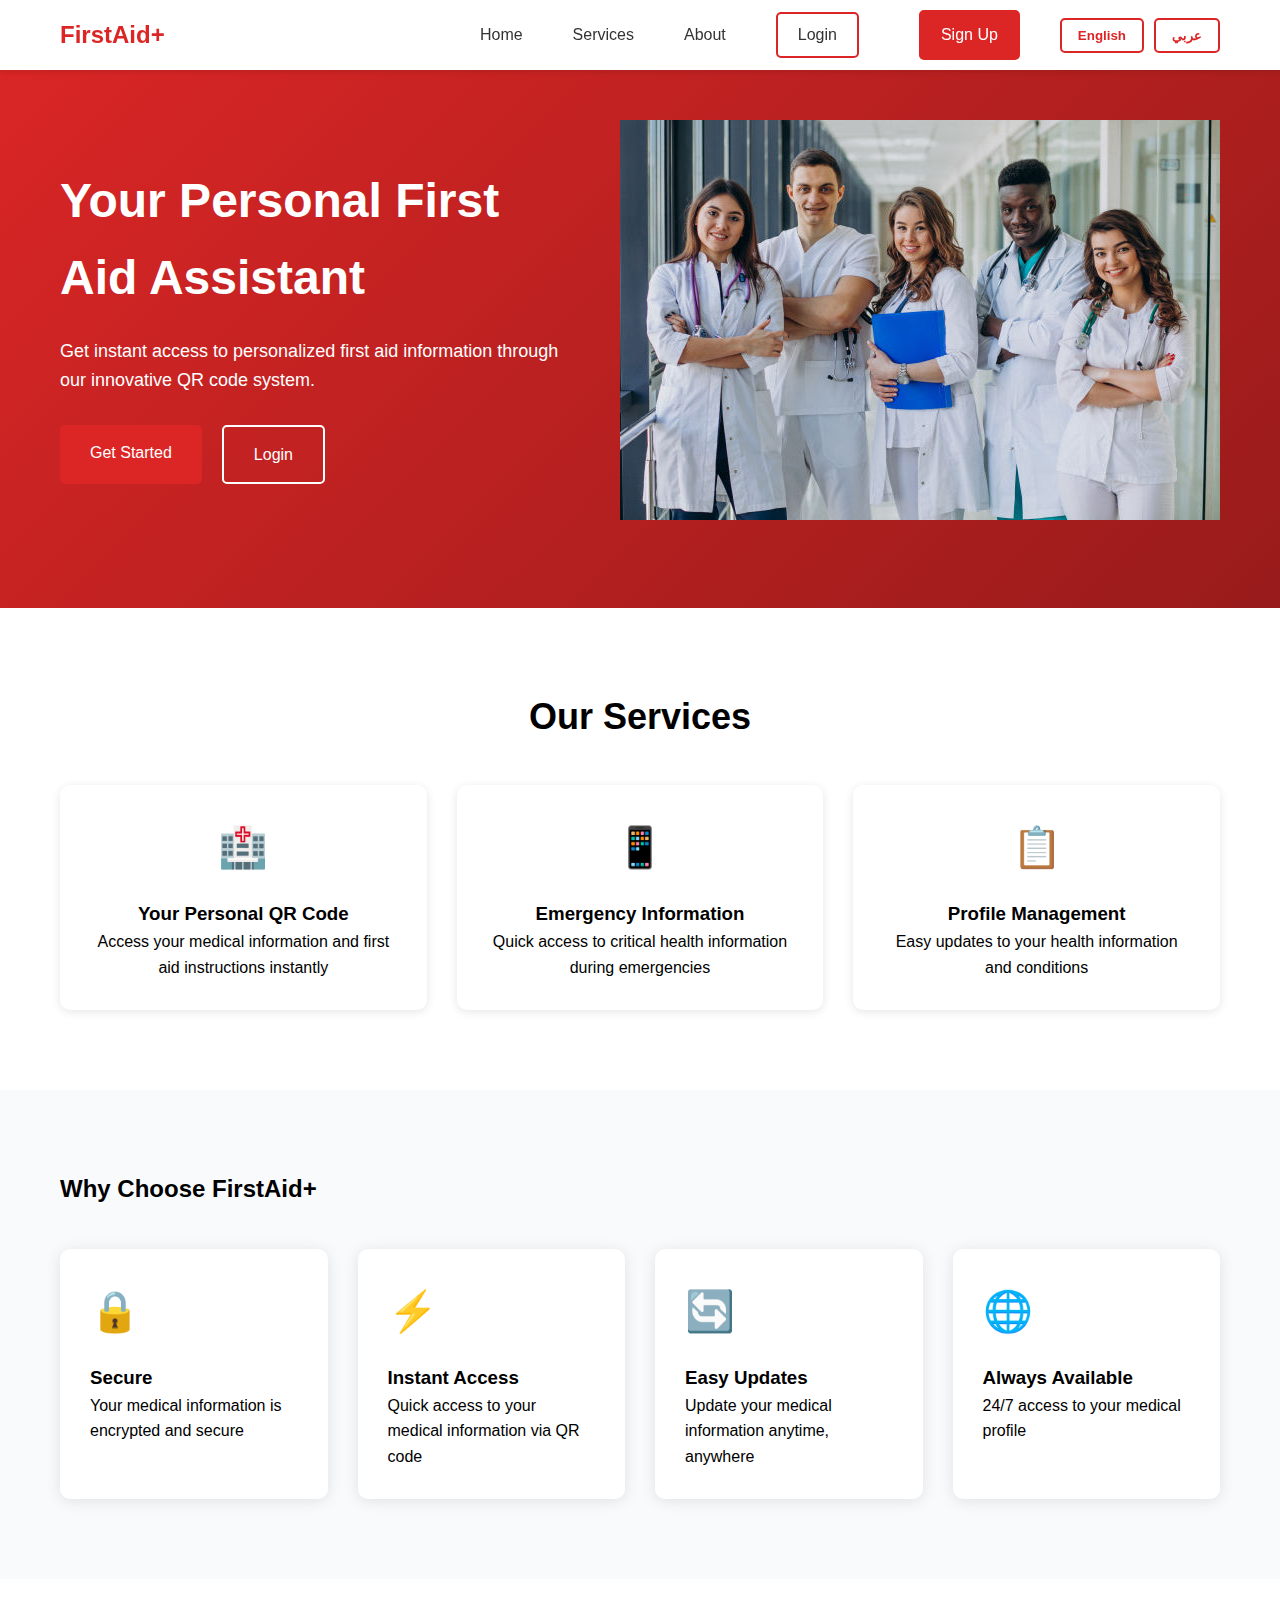
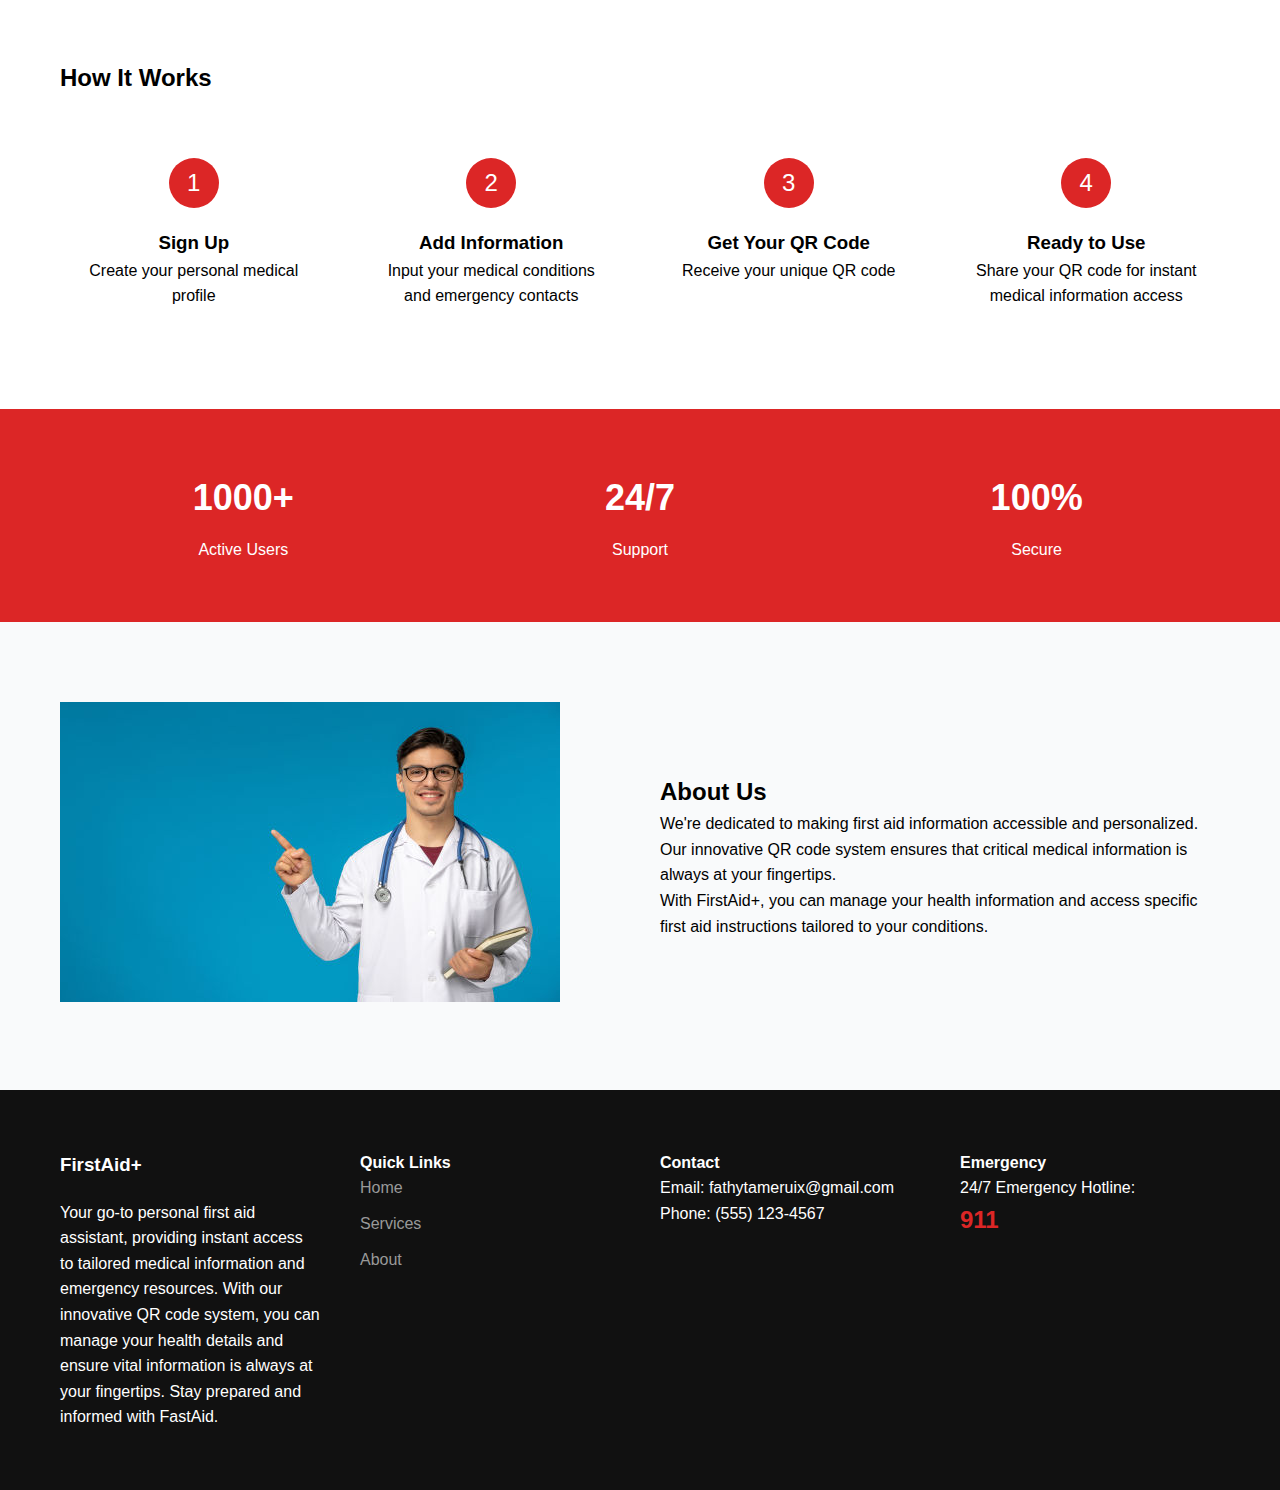
<file: index.html>
<!DOCTYPE html>
<html lang="en">
    <head>
        <meta charset="UTF-8">
        <meta name="viewport" content="width=device-width, initial-scale=1.0">
        <title>FirstAid+ | Your Personal First Aid Assistant</title>
        <link rel="stylesheet" href="css/style.css">
        <link href="https://fonts.googleapis.com/css2?family=Almarai:wght@300;400;700;800&display=swap" rel="stylesheet">
    </head>
    <body>
        <!-- Navigation -->
        <nav>
            <div class="nav-container">
                <div class="logo">FirstAid+</div>
                <div class="nav-links">
                    <a href="#home" data-translate="home">Home</a>
                    <a href="#services" data-translate="services">Services</a>
                    <a href="#about" data-translate="about">About</a>
                    <a href="login.html" data-translate="login" class="login-btn">Login</a>
                    <a href="signup.html" data-translate="signup" class="signup-btn">Sign Up</a>
                    <div class="language-switch">
                        <button onclick="switchLanguage('en')" class="lang-btn">English</button>
                        <button onclick="switchLanguage('ar')" class="lang-btn">عربي</button>
                    </div>
                </div>
            </div>
        </nav>
    
        <!-- Hero Section -->
        <section id="home" class="hero">
            <div class="container">
                <div class="hero-content">
                    <h1 data-translate="heroTitle">Your Personal First Aid Assistant</h1>
                    <p data-translate="heroDesc">Get instant access to personalized first aid information through our innovative QR code system.</p>
                    <div class="hero-buttons">
                        <a href="signup.html" class="cta-button" data-translate="getStarted">Get Started</a>
                        <a href="login.html" class="cta-button secondary" data-translate="login">Login</a>
                    </div>
                </div>
                <div class="hero-image">
                    <img src="media/team-young-specialis..._imresizer.jpg" alt="First Aid Hero">
                </div>
            </div>
        </section>
    
        <!-- Services Section -->
        <section id="services" class="services">
            <div class="container">
                <h2 data-translate="ourServices">Our Services</h2>
                <div class="services-grid">
                    <!-- Service Cards -->
                    <div class="service-card">
                        <div class="service-icon">🏥</div>
                        <h3 data-translate="personalQR">Personal QR Code</h3>
                        <p data-translate="personalQRDesc">Access your medical information and first aid instructions instantly</p>
                    </div>
                    <div class="service-card">
                        <div class="service-icon">📱</div>
                        <h3 data-translate="emergencyInfo">Emergency Information</h3>
                        <p data-translate="emergencyInfoDesc">Quick access to critical health information during emergencies</p>
                    </div>
                    <div class="service-card">
                        <div class="service-icon">📋</div>
                        <h3 data-translate="profileManagement">Profile Management</h3>
                        <p data-translate="profileManagementDesc">Easy updates to your health information and conditions</p>
                    </div>
                </div>
            </div>
        </section>
    

        <!-- Why Choose Us Section -->
    <section id="why-choose-us" class="why-choose-us">
        <div class="container">
            <h2 data-translate="whyChooseUs">Why Choose FirstAid+</h2>
            <div class="features-grid">
                <div class="feature-card">
                    <div class="feature-icon">🔒</div>
                    <h3 data-translate="secure">Secure & Private</h3>
                    <p data-translate="secureDesc">Your medical information is encrypted and secure</p>
                </div>
                <div class="feature-card">
                    <div class="feature-icon">⚡</div>
                    <h3 data-translate="instantAccess">Instant Access</h3>
                    <p data-translate="instantAccessDesc">Quick access to your medical information via QR code</p>
                </div>
                <div class="feature-card">
                    <div class="feature-icon">🔄</div>
                    <h3 data-translate="easyUpdates">Easy Updates</h3>
                    <p data-translate="easyUpdatesDesc">Update your medical information anytime, anywhere</p>
                </div>
                <div class="feature-card">
                    <div class="feature-icon">🌐</div>
                    <h3 data-translate="alwaysAvailable">Always Available</h3>
                    <p data-translate="alwaysAvailableDesc">24/7 access to your medical profile</p>
                </div>
            </div>
        </div>
    </section>

    <!-- How It Works Section -->
    <section id="how-it-works" class="how-it-works">
        <div class="container">
            <h2 data-translate="howItWorks">How It Works</h2>
            <div class="steps-container">
                <div class="step">
                    <div class="step-number">1</div>
                    <h3 data-translate="step1Title">Sign Up</h3>
                    <p data-translate="step1Desc">Create your personal medical profile</p>
                </div>
                <div class="step">
                    <div class="step-number">2</div>
                    <h3 data-translate="step2Title">Add Information</h3>
                    <p data-translate="step2Desc">Input your medical conditions and emergency contacts</p>
                </div>
                <div class="step">
                    <div class="step-number">3</div>
                    <h3 data-translate="step3Title">Get Your QR Code</h3>
                    <p data-translate="step3Desc">Receive your unique QR code</p>
                </div>
                <div class="step">
                    <div class="step-number">4</div>
                    <h3 data-translate="step4Title">Ready to Use</h3>
                    <p data-translate="step4Desc">Share your QR code for instant medical information access</p>
                </div>
            </div>
        </div>
    </section>

    <!-- Statistics Section -->
    <section class="statistics">
        <div class="container">
            <div class="stats-grid">
                <div class="stat-card">
                    <h3>1000+</h3>
                    <p data-translate="activeUsers">Active Users</p>
                </div>
                <div class="stat-card">
                    <h3>24/7</h3>
                    <p data-translate="support">Support</p>
                </div>
                <div class="stat-card">
                    <h3>100%</h3>
                    <p data-translate="secure">Secure</p>
                </div>
            </div>
        </div>
    </section>

    <!-- About Section -->
    <section id="about" class="about">
        <div class="container">
            <div class="about-content">
                <div class="about-image">
                    <img src="media/doctors-day-cute-you..._imresizer (1).jpg" alt="About Us">
                </div>
                <div class="about-text">
                    <h2 data-translate="aboutUs">About Us</h2>
                    <p data-translate="aboutDesc1">We're dedicated to making first aid information accessible and personalized. Our innovative QR code system ensures that critical medical information is always at your fingertips.</p>
                    <p data-translate="aboutDesc2">With FirstAid+, you can manage your health information and access specific first aid instructions tailored to your conditions.</p>
                </div>
            </div>
        </div>
    </section>

    <!-- Footer -->
    <footer>
        <div class="container">
            <div class="footer-grid">
                <div class="footer-section">
                    <h3>FirstAid+</h3>
                    <p data-translate="footerDesc">Your go-to personal first aid assistant...</p>
                </div>
                <div class="footer-section">
                    <h4 data-translate="quickLinks">Quick Links</h4>
                    <ul>
                        <li><a href="#home">Home</a></li>
                        <li><a href="#services">Services</a></li>
                        <li><a href="#about">About</a></li>
                    </ul>
                </div>
                <div class="footer-section">
                    <h4 data-translate="contact">Contact</h4>
                    <p>Email: fathytameruix@gmail.com</p>
                    <p>Phone: (555) 123-4567</p>
                </div>
                <div class="footer-section">
                    <h4 data-translate="emergency">Emergency</h4>
                    <p data-translate="emergencyHotline">24/7 Emergency Hotline:</p>
                    <p class="emergency-number">911</p>
                </div>
            </div>
        </div>
    </footer>

    <script>
       // Replace your current window.onload with this
window.onload = function() {
    const userInfo = localStorage.getItem('userInfo');
    if (userInfo) {
        window.location.href = 'dashboard.html';
    }
}
    </script>

    <script src="js/main.js"></script>
</body>
</html>
</file>
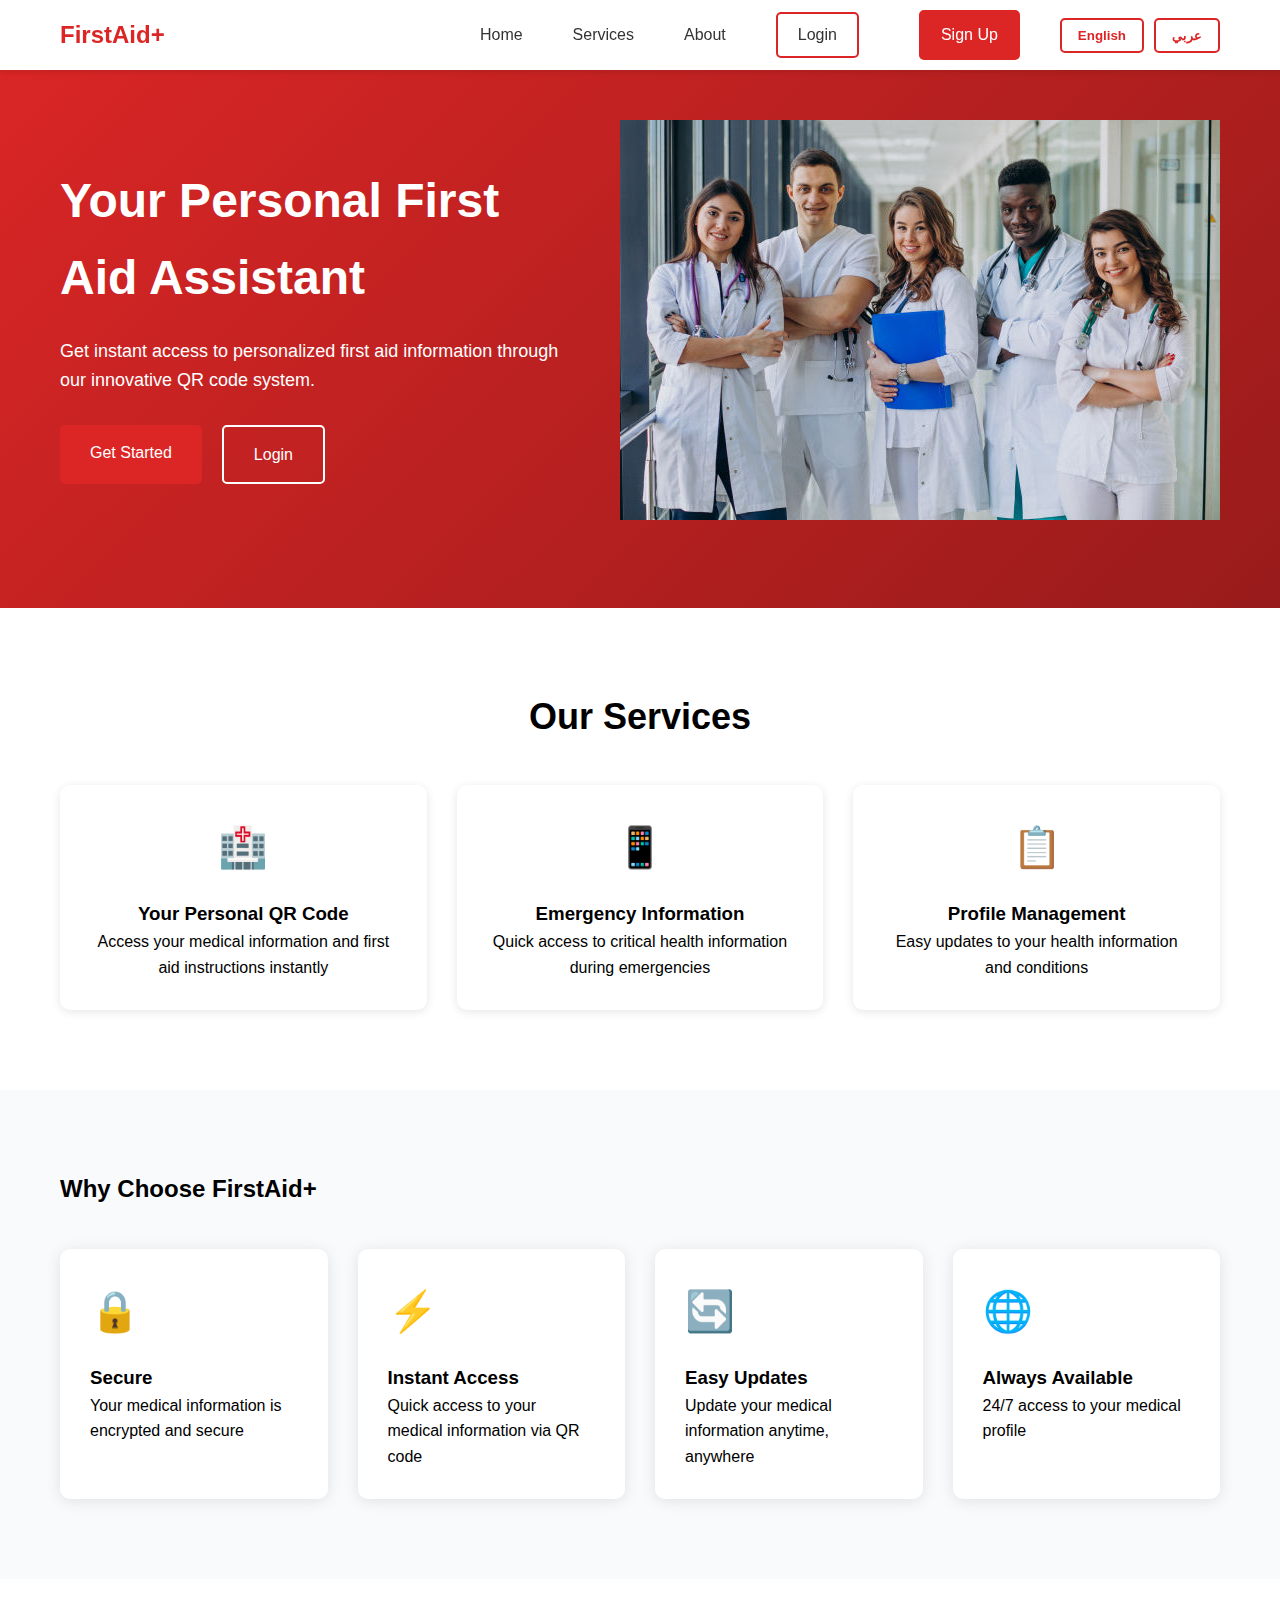
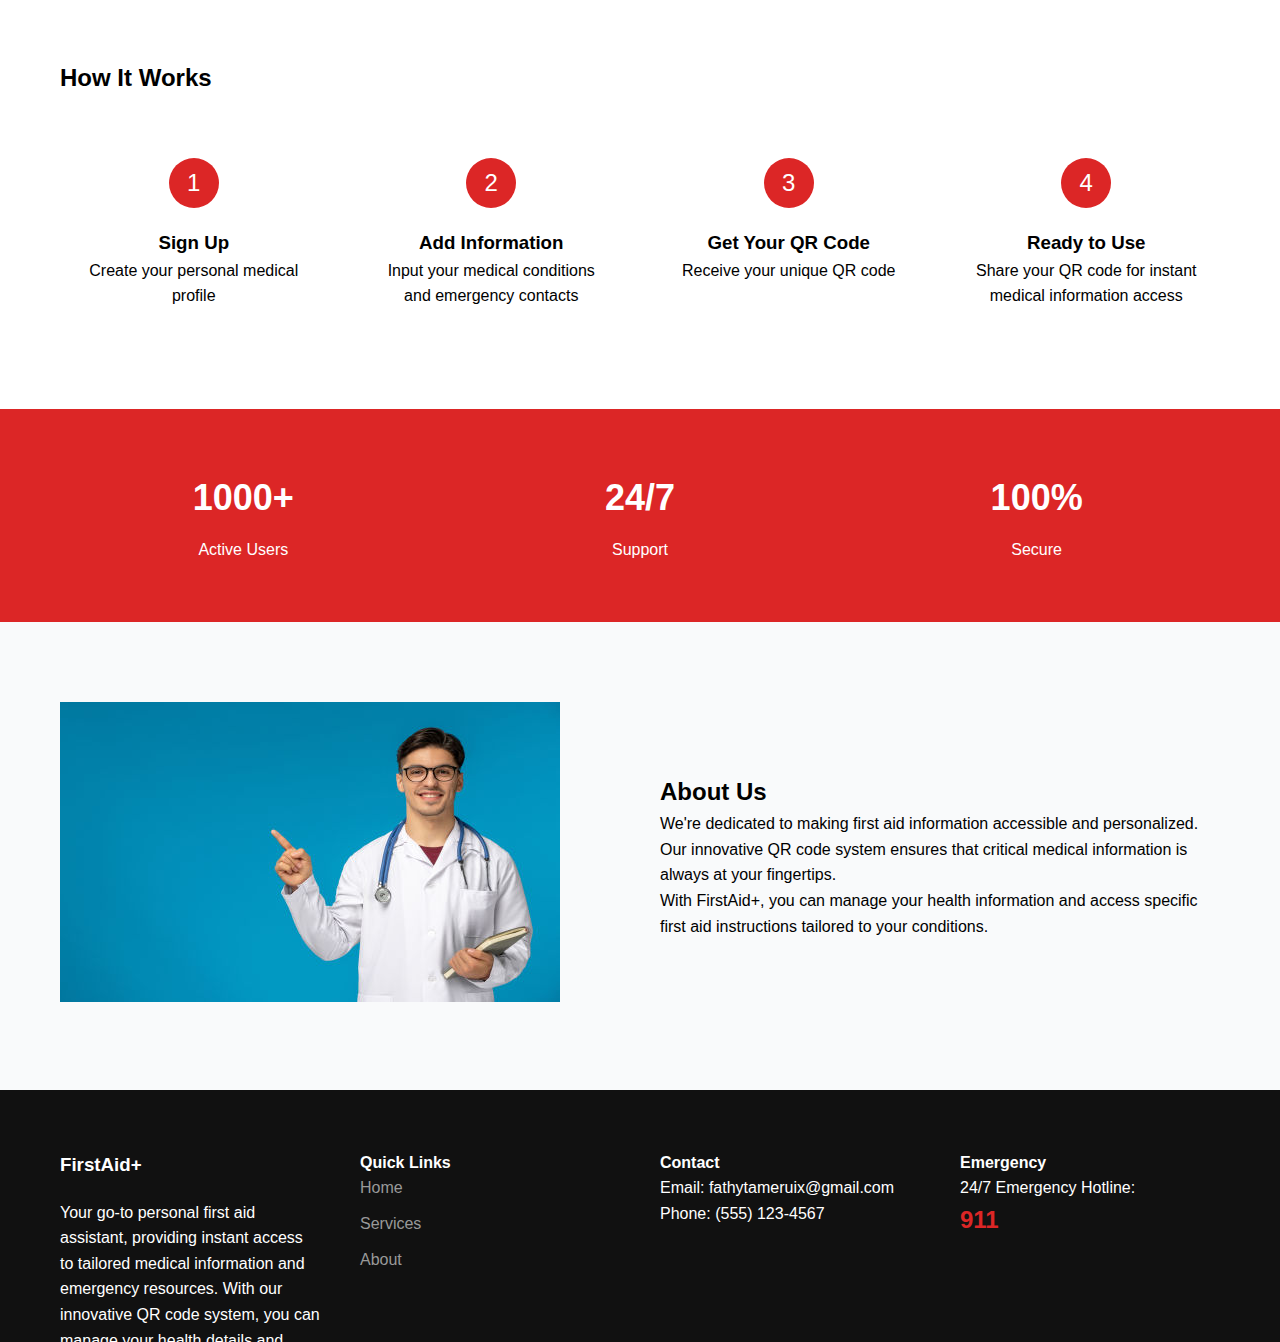
<file: dashboard.html>
<!DOCTYPE html>
<html lang="en">
<head>
    <meta charset="UTF-8">
    <meta name="viewport" content="width=device-width, initial-scale=1.0">
    <title>Dashboard - FirstAid+</title>
    <link rel="stylesheet" href="css/style.css">
    <style>
        /* Dashboard specific styles */
        .dashboard {
            max-width: 800px;
            margin: 100px auto;
            padding: 30px;
            background: white;
            border-radius: 10px;
            box-shadow: 0 2px 10px rgba(0,0,0,0.1);
        }

        .dashboard-header {
            text-align: center;
            margin-bottom: 30px;
        }

        .dashboard-header h2 {
            color: #dc2626;
            font-size: 28px;
            margin-bottom: 10px;
        }

        .qr-code {
            text-align: center;
            margin: 30px 0;
            padding: 20px;
            background: #f9fafb;
            border-radius: 10px;
        }

        #qrcode {
            display: inline-block;
            padding: 15px;
            background: white;
            border-radius: 8px;
            box-shadow: 0 2px 8px rgba(0,0,0,0.1);
        }

        .info-box {
            background: #f9fafb;
            padding: 25px;
            border-radius: 8px;
            margin: 20px 0;
        }

        .info-box h3 {
            color: #111;
            margin-bottom: 15px;
            font-size: 20px;
        }

        .info-box p {
            margin: 10px 0;
            color: #444;
        }

        .info-box span {
            font-weight: bold;
            color: #111;
        }

        .update-section {
            margin-top: 30px;
            padding: 20px;
            background: #f9fafb;
            border-radius: 8px;
        }

        .update-section h3 {
            margin-bottom: 15px;
            color: #111;
        }

        select#newIllness {
            width: 100%;
            padding: 12px;
            margin: 10px 0;
            border: 1px solid #ddd;
            border-radius: 5px;
            font-size: 16px;
            min-height: 150px;
        }

        .update-btn {
            width: 100%;
            padding: 15px;
            background: #dc2626;
            color: white;
            border: none;
            border-radius: 5px;
            cursor: pointer;
            font-size: 16px;
            margin-top: 15px;
            transition: background-color 0.3s;
        }

        .update-btn:hover {
            background: #b91c1c;
        }

        .scan-instructions {
            margin-top: 20px;
            padding: 15px;
            background: #e5e7eb;
            border-radius: 5px;
        }

        .scan-instructions ul {
            list-style-type: none;
            padding: 0;
        }

        .scan-instructions li {
            margin: 8px 0;
            padding-left: 20px;
            position: relative;
        }

        .scan-instructions li:before {
            content: "•";
            position: absolute;
            left: 0;
            color: #dc2626;
        }

        .logout-btn {
            display: inline-block;
            padding: 10px 20px;
            background: red;
            color: white;
            text-decoration: none;
            border-radius: 5px;
            transition: background-color 0.3s;
        }

        .logout-btn:hover {
            background: red;
        }

        .select-hint {
    font-size: 14px;
    color: #666;
    margin-top: 5px;
    font-style: italic;
    }

    /* Style for selected options */
    select#newIllness option:checked {
        background: #dc2626;
        color: white;
    }

    /* Style for showing multiple illnesses */
    .illness-tag {
        display: inline-block;
        padding: 5px 10px;
        background: #dc2626;
        color: white;
        border-radius: 15px;
        margin: 2px;
        font-size: 14px;
    }



        .illness-grid {
        display: grid;
        grid-template-columns: repeat(auto-fill, minmax(200px, 1fr));
        gap: 15px;
        margin-bottom: 20px;
    }

    .illness-checkbox {
        position: relative;
        cursor: pointer;
        user-select: none;
    }

    .illness-checkbox input {
        position: absolute;
        opacity: 0;
        cursor: pointer;
    }

    .checkbox-custom {
        display: block;
        padding: 15px;
        background: #f8fafc;
        border: 2px solid #e2e8f0;
        border-radius: 8px;
        transition: all 0.3s ease;
    }

    .illness-name {
        display: block;
        text-align: center;
        font-weight: 500;
        color: #1f2937;
    }

    .illness-checkbox input:checked + .checkbox-custom {
        background: #fecaca;
        border-color: #dc2626;
    }

    .illness-checkbox:hover .checkbox-custom {
        border-color: #dc2626;
        transform: translateY(-2px);
        box-shadow: 0 2px 4px rgba(0,0,0,0.1);
    }

    /* Update the existing illness tags style */
    .illness-tag {
        display: inline-block;
        padding: 8px 15px;
        background: #dc2626;
        color: white;
        border-radius: 20px;
        margin: 3px;
        font-size: 14px;
        animation: fadeIn 0.3s ease;
    }

    @keyframes fadeIn {
        from { opacity: 0; transform: translateY(5px); }
        to { opacity: 1; transform: translateY(0); }
    }

    /* Your existing styles... */

    .illness-tag {
        display: inline-block;
        padding: 8px 15px;
        background: #dc2626;
        color: white;
        border-radius: 20px;
        margin: 3px;
        font-size: 14px;
        animation: fadeIn 0.3s ease;
    }

    /* Add this new style */
    #userIllness .illness-tag {
        color: white;
    }

    /* Rest of your existing styles... */
    </style>
</head>
<body>
    <!-- Navigation -->
    <nav>
        <div class="nav-container">
            <div class="logo">FirstAid+</div>
            <div class="nav-links">
                <a href="#home" data-translate="home">Home</a>
                <a href="#" class="logout-btn" data-translate="logout">Logout</a>
                <div class="language-switch">
                    <button onclick="switchLanguage('en')" class="lang-btn">English</button>
                    <button onclick="switchLanguage('ar')" class="lang-btn">عربي</button>
                </div>
            </div>
        </div>
    </nav>

    <div class="dashboard">
        <div class="dashboard-header">
            <h2 data-translate="dashboard">Your First Aid Dashboard</h2>
            <p><span data-translate="welcome">Welcome</span>, <span id="userName">User</span>!</p>
        </div>

        <div class="qr-code">
            <h3 data-translate="personalQR">Your Personal QR Code</h3>
            <div id="qrcode"></div>
            <div class="scan-instructions">
                <p><strong>Scan this QR code to view:</strong></p>
                <ul>
                    <li data-translate="personalInfo">Personal Information</li>
                    <li data-translate="medicalConditions">Medical Conditions</li>
                    <li data-translate="firstAidInstructions">First Aid Instructions</li>
                    <li data-translate="emergencyContacts">Emergency Contacts</li>
                </ul>
            </div>
        </div>

        <div class="info-box">
            <h3 data-translate="currentInfo">Current Information</h3>
            <p><span data-translate="name">Name</span>: <span id="userNameInfo"></span></p>
            <p><span data-translate="medicalCondition">Medical Condition</span>: <span id="userIllness"></span></p>
            <p><span data-translate="emergencyContact">Emergency Contact</span>: <span id="userPhone"></span></p>
            <p><span data-translate="nationalId">National ID</span>: <span id="userNationalId"></span></p>
        </div>
        

        <!-- Replace your current select element with this new interface -->
        <div class="update-section">
    <h3 data-translate="updateMedical">Update Medical Information</h3>
            <div class="illness-grid">
                <label class="illness-checkbox">
                    <input type="checkbox" value="diabetes">
                    <span class="checkbox-custom">
                        <span class="illness-name" data-translate="diabetes">Diabetes</span>
                    </span>
                </label>
                <label class="illness-checkbox">
                    <input type="checkbox" value="asthma">
                    <span class="checkbox-custom">
                        <span class="illness-name" data-translate="asthma">Asthma</span>
                    </span>
                </label>
                <label class="illness-checkbox">
                    <input type="checkbox" value="heart-disease">
                    <span class="checkbox-custom">
                        <span class="illness-name" data-translate="heartDisease">Heart Disease</span>
                    </span>
                </label>
                <label class="illness-checkbox">
                    <input type="checkbox" value="epilepsy">
                    <span class="checkbox-custom">
                        <span class="illness-name" data-translate="epilepsy">Epilepsy</span>
                    </span>
                </label>
                <label class="illness-checkbox">
                    <input type="checkbox" value="allergies">
                    <span class="checkbox-custom">
                        <span class="illness-name" data-translate="allergies">Allergies</span>
                    </span>
                </label>
                <label class="illness-checkbox">
                    <input type="checkbox" value="hypertension">
                    <span class="checkbox-custom">
                        <span class="illness-name" data-translate="hypertension">Hypertension</span>
                    </span>
                </label>
            </div>
            <button onclick="updateMedicalInfo()" class="update-btn" data-translate="updateInfo">Update Information</button>
        </div>

        <div style="text-align: center;">
            <a href="index.html" class="logout-btn" data-translate="logout" >Logout</a>
        </div>
    </div>

    <script src="js/qrcode.min.js"></script>
    <script>
        // Update the onload function
        window.onload = function() {
            const userInfo = localStorage.getItem('userInfo');
            if (!userInfo) {
                window.location.href = 'index.html';
                return;
            }
    
            // Parse and display user info
            const userData = JSON.parse(userInfo);
            document.getElementById('userName').textContent = userData.name;
            document.getElementById('userNameInfo').textContent = userData.name;
            document.getElementById('userPhone').textContent = userData.phone;
            document.getElementById('userNationalId').textContent = userData.nationalId;
    
            // Display illnesses as tags
            const illnessElement = document.getElementById('userIllness');
            if (illnessElement) {
                const illnesses = userData.illnesses || [];
                if (illnesses.length > 0) {
                    illnessElement.innerHTML = illnesses.map(illness => 
                        `<span class="illness-tag">${illness.charAt(0).toUpperCase() + illness.slice(1).replace('-', ' ')}</span>`
                    ).join(' ');
                } else {
                    illnessElement.textContent = 'No conditions selected';
                }
            }
    
            // Pre-check current illnesses
            const checkboxes = document.querySelectorAll('.illness-checkbox input');
            checkboxes.forEach(checkbox => {
                if (userData.illnesses && userData.illnesses.includes(checkbox.value)) {
                    checkbox.checked = true;
                }
            });
        }
    
        // Update medical info function
        function updateMedicalInfo() {
            const checkboxes = document.querySelectorAll('.illness-checkbox input:checked');
            const selectedIllnesses = Array.from(checkboxes).map(checkbox => checkbox.value);
            
            if (selectedIllnesses.length > 0) {
                const userInfo = JSON.parse(localStorage.getItem('userInfo'));
                userInfo.illnesses = selectedIllnesses;
                localStorage.setItem('userInfo', JSON.stringify(userInfo));
                location.reload();
            }
        }

        // Add this to your existing script section
        document.addEventListener('DOMContentLoaded', function() {
            // Get all logout buttons
            const logoutButtons = document.querySelectorAll('.logout-btn');
            
            logoutButtons.forEach(button => {
                button.addEventListener('click', function(e) {
                    e.preventDefault();
                    // Clear user data from localStorage
                    localStorage.removeItem('userInfo');
                    // Redirect to index page
                    window.location.href = 'index.html';
                });
            });
        });

        function updateMedicalInfo() {
    const checkboxes = document.querySelectorAll('.illness-checkbox input:checked');
    const selectedIllnesses = Array.from(checkboxes).map(checkbox => checkbox.value);
    
    if (selectedIllnesses.length >= 0) { // Changed from > 0 to >= 0 to allow clearing all conditions
        // Update userInfo
        const userInfo = JSON.parse(localStorage.getItem('userInfo'));
        userInfo.illnesses = selectedIllnesses;
        localStorage.setItem('userInfo', JSON.stringify(userInfo));

        // Update user in users array
        const users = JSON.parse(localStorage.getItem('users')) || [];
        const userIndex = users.findIndex(u => u.email === userInfo.email);
        if (userIndex !== -1) {
            users[userIndex] = {...users[userIndex], illnesses: selectedIllnesses};
            localStorage.setItem('users', JSON.stringify(users));
        }

        location.reload();
    }
}

// Language switching function
let currentLanguage = 'en';

function switchLanguage(language) {
    currentLanguage = language;
    document.documentElement.setAttribute('dir', language === 'ar' ? 'rtl' : 'ltr');
    document.documentElement.setAttribute('lang', language);
    
    const elements = document.querySelectorAll('[data-translate]');
    elements.forEach(element => {
        const key = element.getAttribute('data-translate');
        if (translations[language] && translations[language][key]) {
            element.textContent = translations[language][key];
        }
    });

    // Update illness tags
    const userInfo = JSON.parse(localStorage.getItem('userInfo'));
    if (userInfo && userInfo.illnesses) {
        const illnessElement = document.getElementById('userIllness');
        if (illnessElement) {
            if (userInfo.illnesses.length > 0) {
                illnessElement.innerHTML = userInfo.illnesses.map(illness => 
                    `<span class="illness-tag">${translations[language][illness] || illness}</span>`
                ).join(' ');
            } else {
                illnessElement.textContent = translations[language].noConditions;
            }
        }
    }
}
function switchLanguage(language) {
    console.log('Switching to:', language);
    console.log('Translations available:', translations);
    // ... rest of your function
}
    </script>
    <script src="js/qrcode.min.js"></script>
    <script src="js/main.js"></script>
    <script src="js/qr.js"></script>

</body>
</html>
</file>
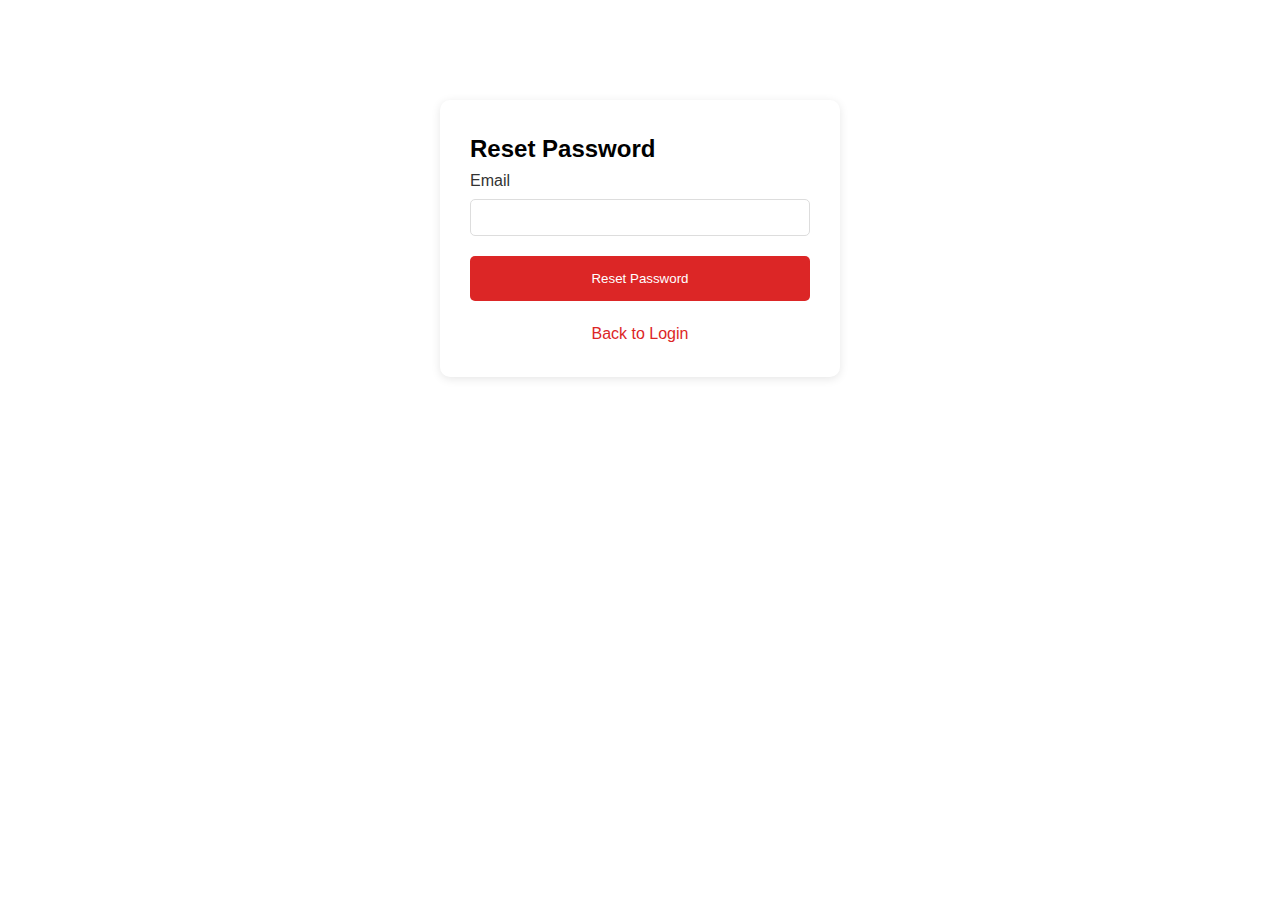
<file: forgot-password.html>
<!DOCTYPE html>
<html lang="en">
<head>
    <meta charset="UTF-8">
    <meta name="viewport" content="width=device-width, initial-scale=1.0">
    <title>Forgot Password - FirstAid+</title>
    <link rel="stylesheet" href="css/style.css">
    <style>
        .forgot-password-form {
            max-width: 400px;
            margin: 100px auto;
            padding: 30px;
            background: white;
            border-radius: 10px;
            box-shadow: 0 2px 10px rgba(0,0,0,0.1);
        }

        .form-group {
            margin-bottom: 20px;
        }

        .form-group label {
            display: block;
            margin-bottom: 5px;
            color: #333;
        }

        .form-group input {
            width: 100%;
            padding: 10px;
            border: 1px solid #ddd;
            border-radius: 5px;
        }

        .reset-btn {
            width: 100%;
            padding: 15px;
            background: #dc2626;
            color: white;
            border: none;
            border-radius: 5px;
            cursor: pointer;
        }

        .reset-btn:hover {
            background: #b91c1c;
        }

        .message {
            padding: 10px;
            border-radius: 5px;
            margin-bottom: 15px;
            display: none;
        }

        .success {
            background: #dcfce7;
            color: #166534;
        }

        .error {
            background: #fecaca;
            color: #dc2626;
        }

        .back-to-login {
            text-align: center;
            margin-top: 20px;
        }

        .back-to-login a {
            color: #dc2626;
            text-decoration: none;
        }

        .back-to-login a:hover {
            text-decoration: underline;
        }
    </style>
</head>
<body>
    <div class="forgot-password-form">
        <h2>Reset Password</h2>
        <div id="message" class="message"></div>
        <form id="resetForm">
            <div class="form-group">
                <label for="email">Email</label>
                <input type="email" id="email" required>
            </div>
            <div class="form-group" id="newPasswordGroup" style="display: none;">
                <label for="newPassword">New Password</label>
                <input type="password" id="newPassword">
            </div>
            <button type="submit" class="reset-btn" id="resetBtn">Reset Password</button>
        </form>
        <div class="back-to-login">
            <a href="login.html">Back to Login</a>
        </div>
    </div>

    <script>
        document.getElementById('resetForm').addEventListener('submit', function(e) {
            e.preventDefault();
            
            const email = document.getElementById('email').value;
            const message = document.getElementById('message');
            const newPasswordGroup = document.getElementById('newPasswordGroup');
            const resetBtn = document.getElementById('resetBtn');
            
            // Get users from localStorage
            const users = JSON.parse(localStorage.getItem('users')) || [];
            const user = users.find(u => u.email === email);
            
            if (!user) {
                message.className = 'message error';
                message.style.display = 'block';
                message.textContent = 'Email not found';
                return;
            }

            if (newPasswordGroup.style.display === 'none') {
                // Show new password field
                newPasswordGroup.style.display = 'block';
                resetBtn.textContent = 'Set New Password';
                message.className = 'message success';
                message.style.display = 'block';
                message.textContent = 'Please enter your new password';
            } else {
                // Update password
                const newPassword = document.getElementById('newPassword').value;
                
                if (newPassword.length < 6) {
                    message.className = 'message error';
                    message.style.display = 'block';
                    message.textContent = 'Password must be at least 6 characters';
                    return;
                }

                // Update user's password
                const userIndex = users.findIndex(u => u.email === email);
                users[userIndex].password = newPassword;
                localStorage.setItem('users', JSON.stringify(users));

                message.className = 'message success';
                message.style.display = 'block';
                message.textContent = 'Password updated successfully! Redirecting to login...';

                // Redirect to login page after 2 seconds
                setTimeout(() => {
                    window.location.href = 'login.html';
                }, 2000);
            }
        });
    </script>
</body>
</html>
</file>
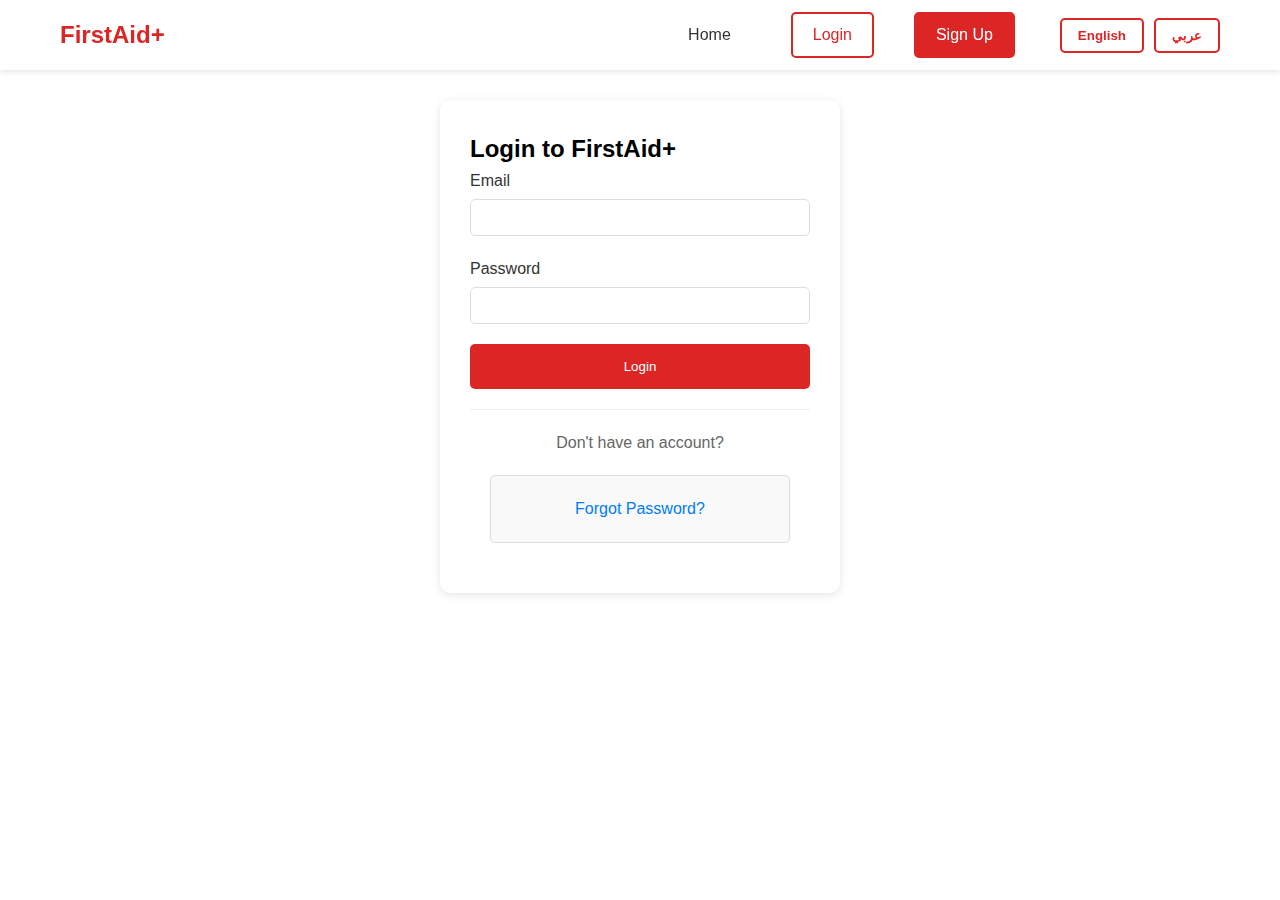
<file: login.html>
<!DOCTYPE html>
<html lang="en">
<head>
    <meta charset="UTF-8">
    <meta name="viewport" content="width=device-width, initial-scale=1.0">
    <title>Login - FirstAid+</title>
    <link rel="stylesheet" href="css/style.css">
    <link href="https://fonts.googleapis.com/css2?family=Almarai:wght@300;400;700;800&display=swap" rel="stylesheet">
    <style>
        .login-form {
            max-width: 400px;
            margin: 100px auto;
            padding: 30px;
            background: white;
            border-radius: 10px;
            box-shadow: 0 2px 10px rgba(0,0,0,0.1);
        }

        .form-group {
            margin-bottom: 20px;
        }

        .form-group label {
            display: block;
            margin-bottom: 5px;
            color: #333;
        }

        .form-group input {
            width: 100%;
            padding: 10px;
            border: 1px solid #ddd;
            border-radius: 5px;
        }

        .login-btn {
            width: 100%;
            padding: 15px;
            background: #dc2626;
            color: white;
            border: none;
            border-radius: 5px;
            cursor: pointer;
        }

        .login-btn:hover {
            background: #b91c1c;
        }

        .error-message {
            color: #dc2626;
            background: #fecaca;
            padding: 10px;
            border-radius: 5px;
            margin-bottom: 15px;
            display: none;
        }

        .signup-link {
            text-align: center;
            margin-top: 20px;
            padding-top: 20px;
            border-top: 1px solid #eee;
        }

        .signup-link p {
            color: #666;
        }

        .signup-link a {
            color: #dc2626;
            text-decoration: none;
            font-weight: bold;
        }

        .signup-link a:hover {
            text-decoration: underline;
        }

        .forgot-password {
            background-color: #f9f9f9;
            border: 1px solid #ddd;
            padding: 20px;
            border-radius: 5px;
            text-align: center;
            max-width: 300px;
            margin: 20px auto;
        }

        .forgot-password a {
            color: #007bff;
            text-decoration: none;
        }

        .forgot-password a:hover {
            text-decoration: underline;
        }
        /* Navigation Base */
        nav {
            background: white;
            box-shadow: 0 2px 5px rgba(0,0,0,0.1);
            position: fixed;
            width: 100%;
            top: 0;
            z-index: 1000;
        }

        .nav-container {
            max-width: 1200px;
            margin: 0 auto;
            display: flex;
            justify-content: space-between;
            align-items: center;
            height: 70px;
            padding: 0 20px;
        }

        /* Logo */
        .logo {
            font-size: 24px;
            font-weight: bold;
            color: #dc2626;
        }

        /* Navigation Links */
        .nav-links {
            display: flex;
            align-items: center;
        }

        .nav-links a {
            text-decoration: none;
            color: #333;
            margin: 0 15px;
            padding: 8px 15px;
            transition: all 0.3s ease;
        }

        /* Navigation Buttons */
        .nav-links .login-btn {
            background: transparent;
            color: #dc2626;
            border: 2px solid #dc2626;
            border-radius: 5px;
            margin-right: 10px;
        }

        .nav-links .signup-btn {
            background: #dc2626;
            color: white !important;
            border: 2px solid #dc2626;
            border-radius: 5px;
        }

        /* Language Switch */
        .language-switch {
            display: flex;
            gap: 10px;
            margin-left: 20px;
        }

        .lang-btn {
            padding: 8px 16px;
            background: transparent;
            border: 2px solid #dc2626;
            color: #dc2626;
            border-radius: 5px;
            cursor: pointer;
            transition: all 0.3s ease;
        }

        /* RTL Support */
        [dir="rtl"] .nav-container {
            flex-direction: row-reverse;
        }

        [dir="rtl"] .nav-links {
            flex-direction: row-reverse;
        }

        [dir="rtl"] .nav-links a {
            margin: 0 15px;
        }

        [dir="rtl"] .language-switch {
            margin-right: 20px;
            margin-left: 0;
        }
        /* Navigation Buttons - Fixed Spacing and Text Breaking */
        .nav-links .login-btn,
        .nav-links .signup-btn {
            padding: 8px 20px;
            white-space: nowrap; /* Prevents text breaking */
            display: inline-block; /* Keeps button as single unit */
            margin: 0 10px; /* Consistent spacing */
            border-radius: 5px;
            transition: all 0.3s ease;
        }

        .nav-links .login-btn {
            background: transparent;
            color: #dc2626;
            border: 2px solid #dc2626;
        }

        .nav-links .signup-btn {
            background: #dc2626;
            color: white !important;
            border: 2px solid #dc2626;
        }

        /* Language Switch - Adjusted Spacing */
        .language-switch {
            display: flex;
            gap: 10px;
            margin-left: 15px;
        }
    </style>
</head>
<body>
    <!-- Navigation -->
    <nav>
        <div class="nav-container">
            <div class="logo">FirstAid+</div>
            <div class="nav-links">
                <a href="index.html" data-translate="home">Home</a>
                <a href="login.html" data-translate="login" class="login-btn">Login</a>
                <a href="signup.html" data-translate="signup" class="signup-btn">Sign Up</a>
                <div class="language-switch">
                    <button onclick="switchLanguage('en')" class="lang-btn">English</button>
                    <button onclick="switchLanguage('ar')" class="lang-btn">عربي</button>
                </div>
            </div>
        </div>
    </nav>

    <!-- Login Form -->
    <div class="login-form">
        <h2 data-translate="loginTitle">Login to FirstAid+</h2>
        <div id="errorMessage" class="error-message"></div>
        <form id="loginForm">
            <div class="form-group">
                <label for="email" data-translate="email">Email</label>
                <input type="email" id="email" required>
            </div>
            <div class="form-group">
                <label for="password" data-translate="password">Password</label>
                <input type="password" id="password" required>
            </div>
            <button type="submit" class="login-btn" data-translate="loginButton">Login</button>
            
            <div class="signup-link">
                <p data-translate="noAccount">Don't have an account? <a href="signup.html" data-translate="signupHere">Sign up here</a></p>
            </div>

            <div class="forgot-password">
                <a href="forgot-password.html" data-translate="forgotPassword">Forgot Password?</a>
            </div>
        </form>
    </div>

    <script>
        document.getElementById('loginForm').addEventListener('submit', function(e) {
            e.preventDefault();

            const email = document.getElementById('email').value;
            const password = document.getElementById('password').value;
            const errorMessage = document.getElementById('errorMessage');

            const users = JSON.parse(localStorage.getItem('users')) || [];
            const user = users.find(u => u.email === email && u.password === password);

            if (user) {
                const userInfo = {
                    name: user.name,
                    email: user.email,
                    phone: user.phone,
                    nationalId: user.nationalId,
                    illnesses: user.illnesses || []
                };

                localStorage.setItem('userInfo', JSON.stringify(userInfo));

                const userIndex = users.findIndex(u => u.email === email);
                users[userIndex] = {...user, illnesses: user.illnesses || []};
                localStorage.setItem('users', JSON.stringify(users));

                window.location.href = 'dashboard.html';
            } else {
                errorMessage.style.display = 'block';
                errorMessage.textContent = currentLanguage === 'ar' ? 
                    'البريد الإلكتروني أو كلمة المرور غير صحيحة' : 
                    'Invalid email or password';
            }
        });
    </script>

    <script src="js/main.js"></script>
</body>
</html>
</file>
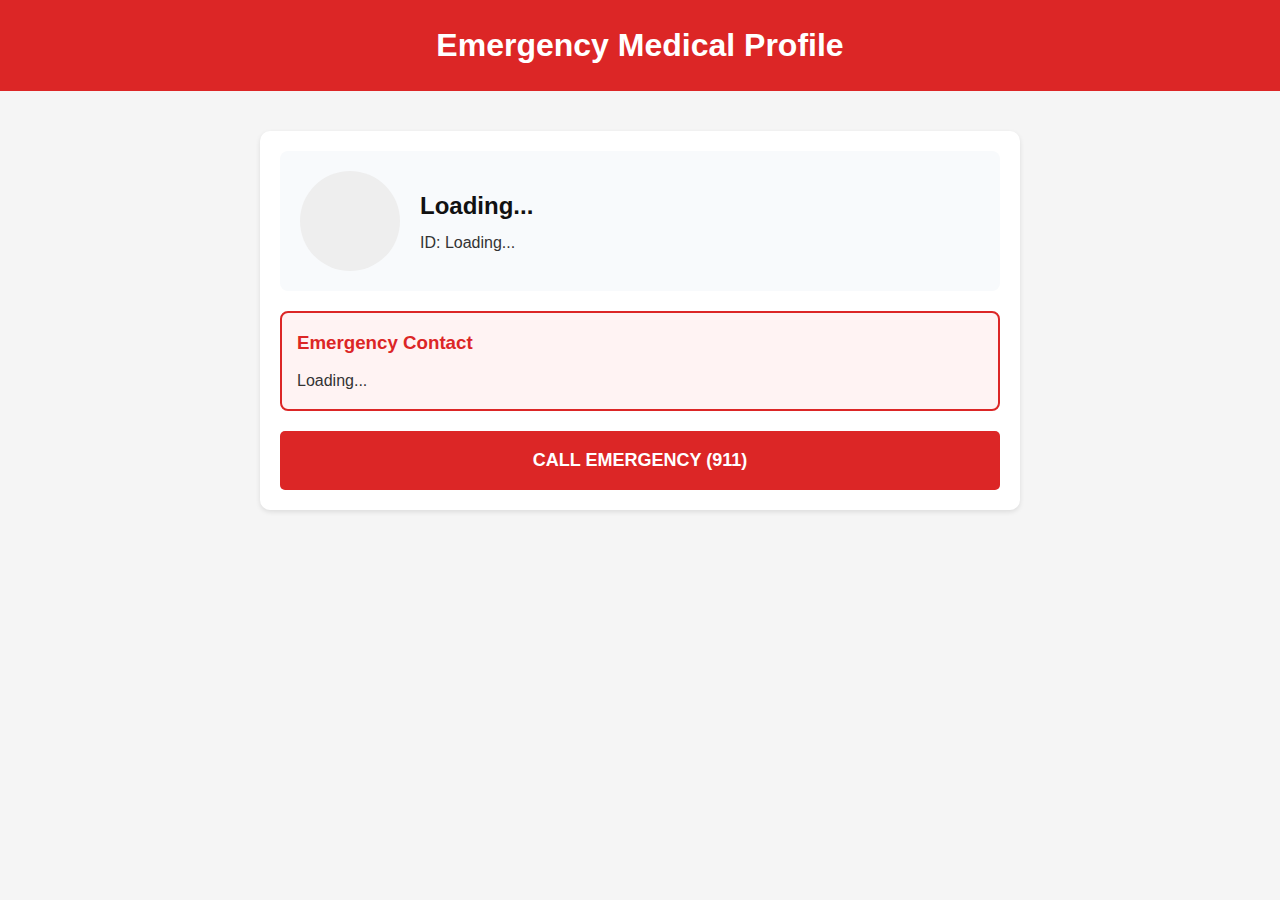
<file: profile-view.html>
<!DOCTYPE html>
<html lang="en">
<head>
    <meta charset="UTF-8">
    <meta name="viewport" content="width=device-width, initial-scale=1.0">
    <title>Medical Profile - FirstAid+</title>
    <style>
        * {
            margin: 0;
            padding: 0;
            box-sizing: border-box;
        }

        body {
            font-family: Arial, sans-serif;
            line-height: 1.6;
            background: #f5f5f5;
            color: #333;
        }

        .emergency-header {
            background: #dc2626;
            color: white;
            text-align: center;
            padding: 20px;
            margin-bottom: 20px;
        }

        .container {
            max-width: 800px;
            margin: 0 auto;
            padding: 20px;
        }

        .profile-card {
            background: white;
            border-radius: 10px;
            padding: 20px;
            margin-bottom: 20px;
            box-shadow: 0 2px 5px rgba(0,0,0,0.1);
        }

        .profile-header {
            display: flex;
            align-items: center;
            margin-bottom: 20px;
            padding: 20px;
            background: #f8fafc;
            border-radius: 8px;
        }

        .profile-pic {
            width: 100px;
            height: 100px;
            border-radius: 50%;
            background: #eee;
            margin-right: 20px;
            display: flex;
            align-items: center;
            justify-content: center;
            font-size: 40px;
            color: #666;
        }

        .profile-info h2 {
            color: #111;
            margin-bottom: 5px;
        }

        .emergency-contact {
            background: #fff3f3;
            border: 2px solid #dc2626;
            padding: 15px;
            border-radius: 8px;
            margin: 20px 0;
        }

        .emergency-contact h3 {
            color: #dc2626;
            margin-bottom: 10px;
        }

        .medical-condition {
            background: #f8fafc;
            padding: 20px;
            border-radius: 8px;
            margin: 20px 0;
            border-left: 4px solid #dc2626;
        }

        .first-aid-instructions {
            background: #f0fdf4;
            padding: 20px;
            border-radius: 8px;
            margin: 20px 0;
        }

        .instruction-step {
            margin: 10px 0;
            padding: 15px;
            background: white;
            border-radius: 5px;
            box-shadow: 0 1px 3px rgba(0,0,0,0.1);
        }

        .emergency-btn {
            display: block;
            background: #dc2626;
            color: white;
            text-align: center;
            padding: 15px;
            border-radius: 5px;
            text-decoration: none;
            margin-top: 20px;
            font-weight: bold;
            font-size: 18px;
        }

        .instruction-step h4 {
            color: #dc2626;
            margin-bottom: 5px;
        }

        .symptoms-list {
            margin: 10px 0;
            padding-left: 20px;
        }

        .symptoms-list li {
            margin: 5px 0;
        }

        .condition-tag {
            display: inline-block;
            padding: 5px 10px;
            background: #dc2626;
            color: white;
            border-radius: 15px;
            margin: 5px;
            font-size: 14px;
        }
    </style>
</head>
<body>
    <div class="emergency-header">
        <h1>Emergency Medical Profile</h1>
    </div>

    <div class="container">
        <div class="profile-card">
            <div class="profile-header">
                <div class="profile-pic" id="profileInitials">
                    <!-- Initials will be inserted here by JS -->
                </div>
                <div class="profile-info">
                    <h2 id="patientName">Loading...</h2>
                    <p id="patientId">ID: Loading...</p>
                </div>
            </div>

            <div class="emergency-contact">
                <h3>Emergency Contact</h3>
                <p id="emergencyContact">Loading...</p>
            </div>

            <div id="medicalConditions">
                <!-- Medical conditions will be inserted here by JS -->
            </div>

            <a href="tel:911" class="emergency-btn">CALL EMERGENCY (911)</a>
        </div>
    </div>

    <script>
        // Medical conditions database
        const medicalDatabase = {
            'diabetes': {
                description: 'A condition that affects how your body turns food into energy.',
                symptoms: ['High blood sugar', 'Frequent urination', 'Increased thirst', 'Fatigue'],
                firstAid: [
                    {
                        title: 'Check Blood Sugar',
                        instruction: 'If conscious, check blood sugar levels using a glucose meter'
                    },
                    {
                        title: 'If Low Blood Sugar',
                        instruction: 'Give sugar - juice, glucose tablets, or regular soda if conscious'
                    },
                    {
                        title: 'If High Blood Sugar',
                        instruction: 'Contact emergency services if showing signs of ketoacidosis'
                    },
                    {
                        title: 'Monitor',
                        instruction: 'Stay with the person and monitor their condition'
                    }
                ]
            },
            'asthma': {
                description: 'A condition in which airways narrow and swell and produce extra mucus.',
                symptoms: ['Shortness of breath', 'Wheezing', 'Coughing', 'Chest tightness'],
                firstAid: [
                    {
                        title: 'Keep Calm',
                        instruction: 'Help the person stay calm and sit upright'
                    },
                    {
                        title: 'Use Inhaler',
                        instruction: 'Help them use their rescue inhaler (usually blue)'
                    },
                    {
                        title: 'Breathing Technique',
                        instruction: 'Guide them to breathe slowly and steadily'
                    },
                    {
                        title: 'Call Emergency',
                        instruction: 'If symptoms don\'t improve after inhaler use, call emergency services'
                    }
                ]
            },
            'heart-disease': {
                description: 'Various conditions that affect the heart\'s structure and function.',
                symptoms: ['Chest pain', 'Shortness of breath', 'Fatigue', 'Irregular heartbeat'],
                firstAid: [
                    {
                        title: 'Rest',
                        instruction: 'Have the person sit or lie down immediately'
                    },
                    {
                        title: 'Medication',
                        instruction: 'Help them take prescribed medication (like nitroglycerin)'
                    },
                    {
                        title: 'Call Emergency',
                        instruction: 'Call emergency services immediately'
                    },
                    {
                        title: 'Monitor',
                        instruction: 'Monitor breathing and consciousness until help arrives'
                    }
                ]
            }
        };

        // Get URL parameters and display profile
        window.onload = function() {
            const params = new URLSearchParams(window.location.search);
            const profileData = JSON.parse(decodeURIComponent(params.get('data')));

            // Set profile information
            document.getElementById('patientName').textContent = profileData.name;
            document.getElementById('patientId').textContent = 'ID: ' + profileData.id;
            document.getElementById('emergencyContact').textContent = 'Phone: ' + profileData.emergencyContact;

            // Set profile initials
            const initials = profileData.name.split(' ').map(n => n[0]).join('').toUpperCase();
            document.getElementById('profileInitials').textContent = initials;

            // Display medical conditions
            const conditionsContainer = document.getElementById('medicalConditions');
            const illnesses = profileData.illnesses;

            illnesses.forEach(illness => {
                if (medicalDatabase[illness]) {
                    const condition = medicalDatabase[illness];
                    
                    const conditionHtml = `
                        <div class="medical-condition">
                            <h3>${illness.charAt(0).toUpperCase() + illness.slice(1)}</h3>
                            <p>${condition.description}</p>
                            
                            <h4>Symptoms:</h4>
                            <ul class="symptoms-list">
                                ${condition.symptoms.map(symptom => `<li>${symptom}</li>`).join('')}
                            </ul>
                            
                            <h4>First Aid Instructions:</h4>
                            ${condition.firstAid.map(step => `
                                <div class="instruction-step">
                                    <h4>${step.title}</h4>
                                    <p>${step.instruction}</p>
                                </div>
                            `).join('')}
                        </div>
                    `;
                    
                    conditionsContainer.innerHTML += conditionHtml;
                }
            });
        }
    </script>
</body>
</html>
</file>
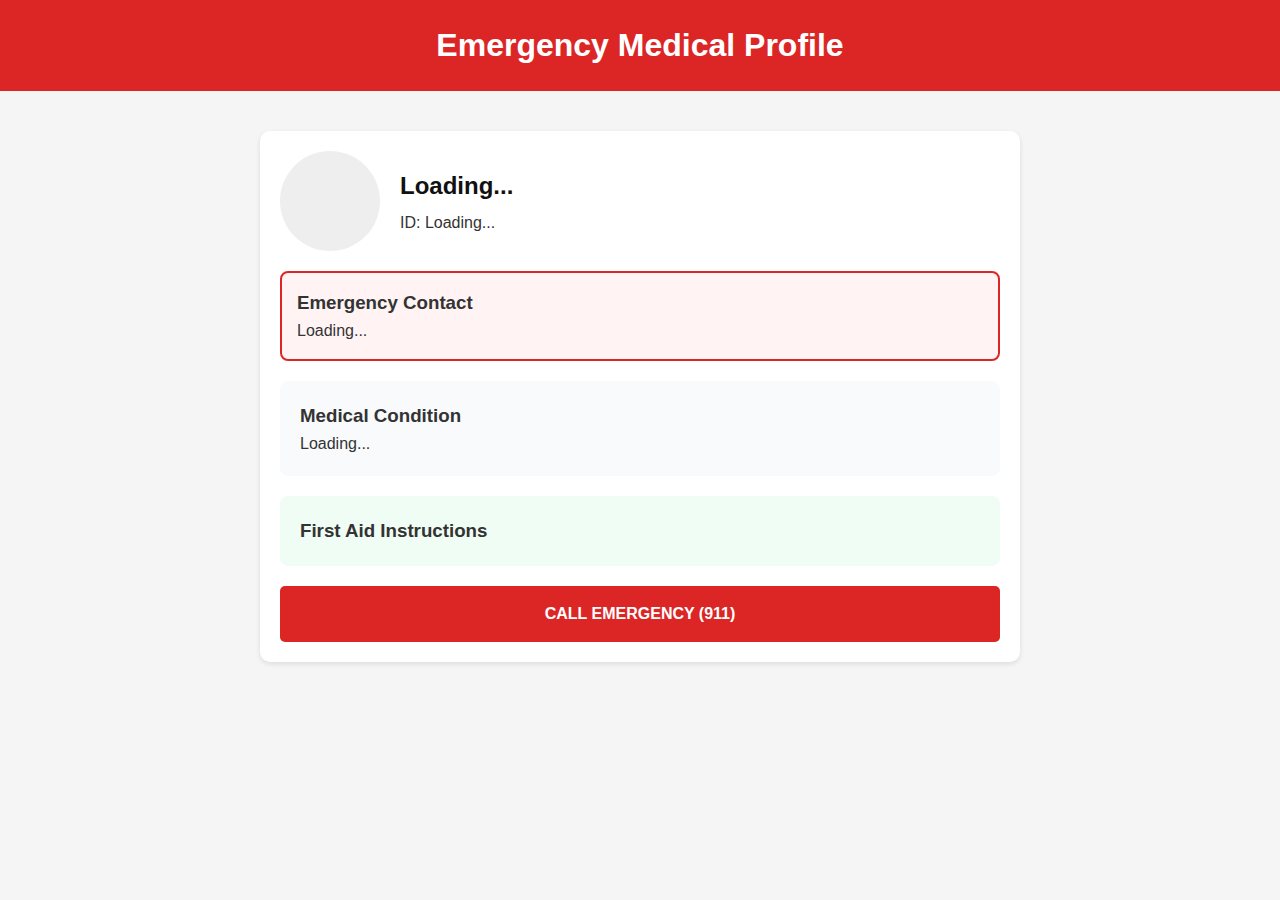
<file: qr.html>
<!DOCTYPE html>
<html lang="en">
<head>
    <meta charset="UTF-8">
    <meta name="viewport" content="width=device-width, initial-scale=1.0">
    <title>Medical Profile - FirstAid+</title>
    <style>
        * {
            margin: 0;
            padding: 0;
            box-sizing: border-box;
        }

        body {
            font-family: Arial, sans-serif;
            line-height: 1.6;
            background: #f5f5f5;
            color: #333;
        }

        .emergency-header {
            background: #dc2626;
            color: white;
            text-align: center;
            padding: 20px;
            margin-bottom: 20px;
        }

        .container {
            max-width: 800px;
            margin: 0 auto;
            padding: 20px;
        }

        .profile-card {
            background: white;
            border-radius: 10px;
            padding: 20px;
            margin-bottom: 20px;
            box-shadow: 0 2px 5px rgba(0,0,0,0.1);
        }

        .profile-header {
            display: flex;
            align-items: center;
            margin-bottom: 20px;
        }

        .profile-pic {
            width: 100px;
            height: 100px;
            border-radius: 50%;
            background: #eee;
            margin-right: 20px;
        }

        .profile-info h2 {
            color: #111;
            margin-bottom: 5px;
        }

        .emergency-contact {
            background: #fff3f3;
            border: 2px solid #dc2626;
            padding: 15px;
            border-radius: 8px;
            margin: 20px 0;
        }

        .medical-info {
            background: #f8fafc;
            padding: 20px;
            border-radius: 8px;
            margin: 20px 0;
        }

        .first-aid-instructions {
            background: #f0fdf4;
            padding: 20px;
            border-radius: 8px;
            margin: 20px 0;
        }

        .instruction-step {
            margin: 10px 0;
            padding: 10px;
            background: white;
            border-radius: 5px;
        }

        .emergency-btn {
            display: block;
            background: #dc2626;
            color: white;
            text-align: center;
            padding: 15px;
            border-radius: 5px;
            text-decoration: none;
            margin-top: 20px;
            font-weight: bold;
        }

        .instruction-step h4 {
            color: #dc2626;
            margin-bottom: 5px;
        }
    </style>
</head>
<body>
    <div class="emergency-header">
        <h1>Emergency Medical Profile</h1>
    </div>

    <div class="container">
        <div class="profile-card">
            <div class="profile-header">
                <div class="profile-pic"></div>
                <div class="profile-info">
                    <h2 id="patientName">Loading...</h2>
                    <p id="patientId">ID: Loading...</p>
                </div>
            </div>

            <div class="emergency-contact">
                <h3>Emergency Contact</h3>
                <p id="emergencyContact">Loading...</p>
            </div>

            <div class="medical-info">
                <h3>Medical Condition</h3>
                <p id="medicalCondition">Loading...</p>
                <div id="conditionDetails"></div>
            </div>

            <div class="first-aid-instructions">
                <h3>First Aid Instructions</h3>
                <div id="firstAidSteps"></div>
            </div>

            <a href="tel:911" class="emergency-btn">CALL EMERGENCY (911)</a>
        </div>
    </div>

    <script>
        // Medical conditions database
        const medicalDatabase = {
            'diabetes': {
                description: 'A condition that affects how your body turns food into energy.',
                symptoms: 'High blood sugar, frequent urination, increased thirst, fatigue',
                firstAid: [
                    {
                        title: 'Check Blood Sugar',
                        instruction: 'If conscious, check blood sugar levels using a glucose meter'
                    },
                    {
                        title: 'If Low Blood Sugar',
                        instruction: 'Give sugar - juice, glucose tablets, or regular soda if conscious'
                    },
                    {
                        title: 'If High Blood Sugar',
                        instruction: 'Contact emergency services if showing signs of ketoacidosis'
                    },
                    {
                        title: 'Monitor',
                        instruction: 'Stay with the person and monitor their condition'
                    }
                ]
            },
            'asthma': {
                description: 'A condition in which airways narrow and swell and produce extra mucus.',
                symptoms: 'Shortness of breath, wheezing, coughing, chest tightness',
                firstAid: [
                    {
                        title: 'Keep Calm',
                        instruction: 'Help the person stay calm and sit upright'
                    },
                    {
                        title: 'Use Inhaler',
                        instruction: 'Help them use their rescue inhaler (usually blue)'
                    },
                    {
                        title: 'Breathing Technique',
                        instruction: 'Guide them to breathe slowly and steadily'
                    },
                    {
                        title: 'Call Emergency',
                        instruction: 'If symptoms don\'t improve after inhaler use, call emergency services'
                    }
                ]
            },
            'heart-disease': {
                description: 'Various conditions that affect the heart\'s structure and function.',
                symptoms: 'Chest pain, shortness of breath, fatigue, irregular heartbeat',
                firstAid: [
                    {
                        title: 'Rest',
                        instruction: 'Have the person sit or lie down immediately'
                    },
                    {
                        title: 'Medication',
                        instruction: 'Help them take prescribed medication (like nitroglycerin)'
                    },
                    {
                        title: 'Call Emergency',
                        instruction: 'Call emergency services immediately'
                    },
                    {
                        title: 'Monitor',
                        instruction: 'Monitor breathing and consciousness until help arrives'
                    }
                ]
            }
        };

        // Get URL parameters
        const params = new URLSearchParams(window.location.search);
        const profileData = JSON.parse(decodeURIComponent(params.get('data')));

        // Update profile information
        document.getElementById('patientName').textContent = profileData.name;
        document.getElementById('patientId').textContent = 'ID: ' + profileData.id;
        document.getElementById('emergencyContact').textContent = 'Phone: ' + profileData.emergencyContact;
        document.getElementById('medicalCondition').textContent = profileData.illness;

        // Display condition details and first aid instructions
        if (medicalDatabase[profileData.illness]) {
            const condition = medicalDatabase[profileData.illness];
            
            const detailsHtml = `
                <p><strong>Description:</strong> ${condition.description}</p>
                <p><strong>Common Symptoms:</strong> ${condition.symptoms}</p>
            `;
            document.getElementById('conditionDetails').innerHTML = detailsHtml;

            const stepsHtml = condition.firstAid.map(step => `
                <div class="instruction-step">
                    <h4>${step.title}</h4>
                    <p>${step.instruction}</p>
                </div>
            `).join('');
            document.getElementById('firstAidSteps').innerHTML = stepsHtml;
        }
    </script>
</body>
</html>
</file>
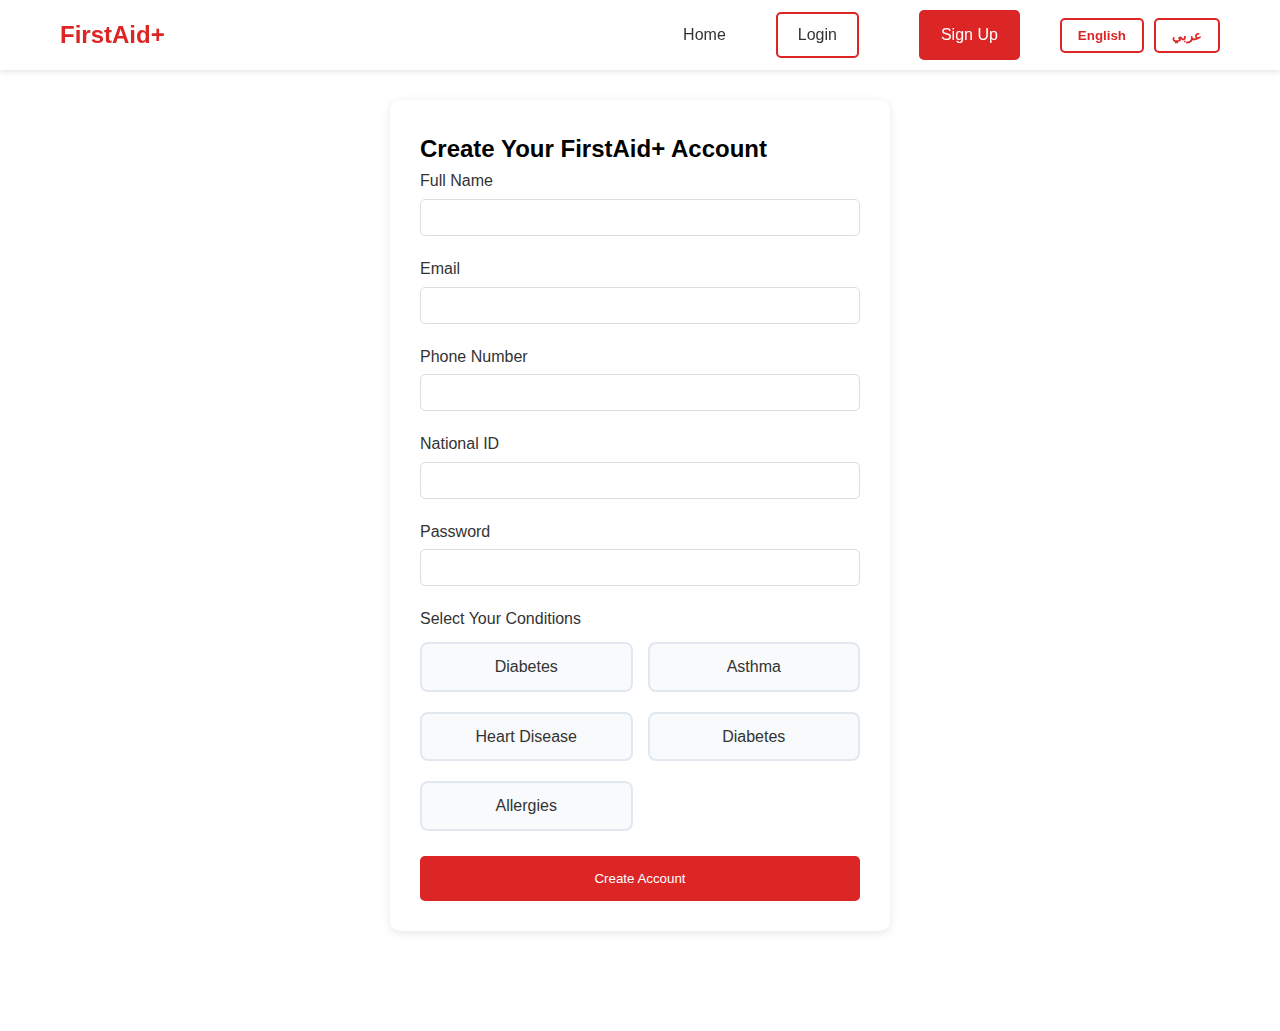
<file: signup.html>
<!DOCTYPE html>
<html lang="en">
<head>
    <meta charset="UTF-8">
    <meta name="viewport" content="width=device-width, initial-scale=1.0">
    <title>Sign Up - FirstAid+</title>
    <link rel="stylesheet" href="css/style.css">
    <style>
        .signup-form {
            max-width: 500px;
            margin: 100px auto;
            padding: 30px;
            background: white;
            border-radius: 10px;
            box-shadow: 0 2px 10px rgba(0,0,0,0.1);
        }

        .form-group {
            margin-bottom: 20px;
        }

        .form-group label {
            display: block;
            margin-bottom: 5px;
            color: #333;
        }

        .form-group input,
        .form-group select {
            width: 100%;
            padding: 10px;
            border: 1px solid #ddd;
            border-radius: 5px;
        }

        .submit-btn {
            width: 100%;
            padding: 15px;
            background: #dc2626;
            color: white;
            border: none;
            border-radius: 5px;
            cursor: pointer;
        }

        .submit-btn:hover {
            background: #b91c1c;
        }

        .illness-grid {
            display: grid;
            grid-template-columns: repeat(auto-fill, minmax(150px, 1fr));
            gap: 15px;
            margin-top: 10px;
        }

        .illness-checkbox {
            position: relative;
            cursor: pointer;
        }

        .checkbox-custom {
            display: block;
            padding: 10px;
            background: #f8fafc;
            border: 2px solid #e2e8f0;
            border-radius: 8px;
            transition: all 0.3s ease;
        }

        .illness-name {
            display: block;
            text-align: center;
            font-weight: 500;
        }

        .illness-checkbox input {
            position: absolute;
            opacity: 0;
        }

        .illness-checkbox input:checked + .checkbox-custom {
            background: #fecaca;
            border-color: #dc2626;
        }

        .illness-checkbox:hover .checkbox-custom {
            border-color: #dc2626;
        }
    </style>
</head>
<body>
    <nav>
        <div class="nav-container">
            <div class="logo">FirstAid+</div>
            <div class="nav-links">
                <a href="index.html" data-translate="home">Home</a>
                <a href="login.html" data-translate="login" class="login-btn">Login</a>
                <a href="signup.html" data-translate="signup" class="signup-btn">Sign Up</a>
                <div class="language-switch">
                    <button onclick="switchLanguage('en')" class="lang-btn">English</button>
                    <button onclick="switchLanguage('ar')" class="lang-btn">عربي</button>
                </div>
            </div>
        </div>
    </nav>
    <div class="signup-form">
        <h2 data-translate="createAccount">Create Your FirstAid+ Account</h2>
        <form id="signupForm">
            <div class="form-group">
                <label for="name" data-translate="fullName">Full Name</label>
                <input type="text" id="name" required>
            </div>
            <div class="form-group">
                <label for="email" data-translate="email">Email</label>
                <input type="email" id="email" required>
            </div>
            <div class="form-group">
                <label for="phone" data-translate="phoneNumber">Phone Number</label>
                <input type="tel" id="phone" required>
            </div>
            <div class="form-group">
                <label for="nationalId" data-translate="nationalId">National ID</label>
                <input type="text" id="nationalId" required>
            </div>
            <div class="form-group">
                <label for="password" data-translate="password">Password</label>
                <input type="password" id="password" required>
            </div>
            <div class="form-group">
                <label data-translate="selectConditions">Select Your Conditions</label>
                <div class="illness-grid">
                    <label class="illness-checkbox">
                        <input type="checkbox" name="illnesses" value="diabetes">
                        <span class="checkbox-custom">
                            <span class="illness-name" data-translate="diabetes">Diabetes</span>
                        </span>
                    </label>
                    <label class="illness-checkbox">
                        <input type="checkbox" name="illnesses" value="asthma">
                        <span class="checkbox-custom">
                            <span class="illness-name" data-translate="asthma">Asthma</span>
                        </span>
                    </label>
                    <label class="illness-checkbox">
                        <input type="checkbox" name="illnesses" value="heart-disease">
                        <span class="checkbox-custom">
                            <span class="illness-name" data-translate="heartDisease">Heart Disease</span>
                        </span>
                    </label>
                    <label class="illness-checkbox">
                        <input type="checkbox" name="illnesses" value="epilepsy">
                        <span class="checkbox-custom">
                            <span class="illness-name" data-translate="diabetes">Epilepsy</span>
                        </span>
                    </label>
                    <label class="illness-checkbox">
                        <input type="checkbox" name="illnesses" value="allergies">
                        <span class="checkbox-custom">
                            <span class="illness-name" data-translate="allergies">Allergies</span>
                        </span>
                    </label>
                </div>
            </div>
            <button type="submit" class="submit-btn" data-translate="createAccountBtn">Create Account</button>
        </form>
    </div>

    <script>
        document.getElementById('signupForm').addEventListener('submit', function(e) {
            e.preventDefault();

            // Get selected illnesses
            const selectedIllnesses = Array.from(document.querySelectorAll('input[name="illnesses"]:checked'))
                .map(checkbox => checkbox.value);

            // Create user data object
            const userData = {
                name: document.getElementById('name').value,
                email: document.getElementById('email').value,
                phone: document.getElementById('phone').value,
                nationalId: document.getElementById('nationalId').value,
                password: document.getElementById('password').value,
                illnesses: selectedIllnesses
            };

            // Get existing users or initialize empty array
            let users = JSON.parse(localStorage.getItem('users')) || [];

            // Check if email already exists
            if (users.some(user => user.email === userData.email)) {
                alert('Email already registered. Please use a different email.');
                return;
            }

            // Add new user
            users.push(userData);

            // Save to localStorage
            localStorage.setItem('users', JSON.stringify(users));

            // Set current user info
            localStorage.setItem('userInfo', JSON.stringify({
                name: userData.name,
                email: userData.email,
                phone: userData.phone,
                nationalId: userData.nationalId,
                illnesses: userData.illnesses
            }));

            // Redirect to dashboard
            window.location.href = 'dashboard.html';
        });
        if (users.some(user => user.email === userData.email)) {
            alert(currentLanguage === 'ar' ? 'البريد الإلكتروني مسجل مسبقاً. الرجاء استخدام بريد إلكتروني آخر.' : 'Email already registered. Please use a different email.');
            return;}
        </script>

    <script src="js/main.js"></script>
</body>
</html>
</file>
<file: css/style.css>
/* Reset and base styles */
* {
    margin: 0;
    padding: 0;
    box-sizing: border-box;
}

body {
    font-family: Arial, sans-serif;
    line-height: 1.6;
}

.container {
    max-width: 1200px;
    margin: 0 auto;
    padding: 0 20px;
}

/* Navigation */
nav {
    background: white;
    box-shadow: 0 2px 5px rgba(0,0,0,0.1);
    position: fixed;
    width: 100%;
    z-index: 1000;
}

.nav-container {
    display: flex;
    justify-content: space-between;
    align-items: center;
    height: 70px;
    padding: 0 20px;
}

.logo {
    font-size: 24px;
    font-weight: bold;
    color: #dc2626;
}

.nav-links a {
    text-decoration: none;
    color: #333;
    margin-left: 30px;
    transition: color 0.3s;
}

.nav-links a:hover {
    color: #dc2626;
}

.signup-btn {
    background: #dc2626;
    color: white !important;
    padding: 10px 20px;
    border-radius: 5px;
}

/* Hero Section */
.hero {
    padding: 120px 0 80px;
    background: #f9fafb;
}

.hero .container {
    display: grid;
    grid-template-columns: 1fr 1fr;
    gap: 40px;
    align-items: center;
}

.hero-content h1 {
    font-size: 48px;
    margin-bottom: 20px;
    color: white;
}

.hero-content p {
    font-size: 18px;
    color: white;
    margin-bottom: 30px;
}

.cta-button {
    display: inline-block;
    background: #dc2626;
    color: white;
    padding: 15px 30px;
    border-radius: 5px;
    text-decoration: none;
    transition: background 0.3s;
}

.cta-button:hover {
    background: #b91c1c;
}

/* Services Section */
.services {
    padding: 80px 0;
}

.services h2 {
    text-align: center;
    font-size: 36px;
    margin-bottom: 40px;
}

.services-grid {
    display: grid;
    grid-template-columns: repeat(auto-fit, minmax(250px, 1fr));
    gap: 30px;
}

.service-card {
    background: white;
    padding: 30px;
    border-radius: 10px;
    box-shadow: 0 2px 10px rgba(0,0,0,0.1);
    text-align: center;
}

.service-icon {
    font-size: 40px;
    margin-bottom: 20px;
}

/* About Section */
.about {
    padding: 80px 0;
    background: #f9fafb;
}

.about-content {
    display: grid;
    grid-template-columns: 1fr 1fr;
    gap: 40px;
    align-items: center;
}

/* Footer */
footer {
    background: #111;
    color: white;
    padding: 60px 0;
}

.footer-grid {
    display: grid;
    grid-template-columns: repeat(auto-fit, minmax(200px, 1fr));
    gap: 40px;
}

.footer-section h3 {
    margin-bottom: 20px;
}

.footer-section ul {
    list-style: none;
}

.footer-section ul li {
    margin-bottom: 10px;
}

.footer-section a {
    color: #999;
    text-decoration: none;
}

.emergency-number {
    color: #dc2626;
    font-size: 24px;
    font-weight: bold;
}

/* Responsive Design */
@media (max-width: 768px) {
    .hero .container,
    .about-content {
        grid-template-columns: 1fr;
    }

    .nav-links {
        display: none;
    }
}

/* Add to your style.css */
.nav-container {
    max-width: 1200px;
    margin: 0 auto;
    display: flex;
    justify-content: space-between;
    align-items: center;
    padding: 0 20px;
    height: 70px;
}

nav {
    background: white;
    box-shadow: 0 2px 5px rgba(0,0,0,0.1);
    position: fixed;
    width: 100%;
    top: 0;
    z-index: 1000;
}
select#newIllness {
    width: 100%;
    padding: 12px;
    margin: 10px 0;
    border: 1px solid #ddd;
    border-radius: 5px;
    font-size: 16px;
    min-height: 150px; /* Height for multiple select */
}

.select-hint {
    font-size: 14px;
    color: #666;
    margin-top: 5px;
    font-style: italic;
}

/* Style for selected options */
select#newIllness option:checked {
    background: #dc2626;
    color: white;
}

/* Add these styles in your existing style section */
select#newIllness {
    width: 100%;
    padding: 12px;
    margin: 10px 0;
    border: 1px solid #ddd;
    border-radius: 5px;
    font-size: 16px;
    min-height: 150px; /* Height for multiple select */
}

.select-hint {
    font-size: 14px;
    color: #666;
    margin-top: 5px;
    font-style: italic;
}

/* Style for selected options */
select#newIllness option:checked {
    background: #dc2626;
    color: white;
}

/* Style for showing multiple illnesses */
.illness-tag {
    display: inline-block;
    padding: 5px 10px;
    background: #dc2626;
    color: white;
    border-radius: 15px;
    margin: 2px;
    font-size: 14px;
}

.login-btn {
    padding: 8px 20px;
    background: transparent;
    color: #dc2626;
    border: 2px solid #dc2626;
    border-radius: 5px;
    margin-right: 10px;
    transition: all 0.3s ease;
}

.login-btn:hover {
    background: #dc2626;
    color: white;
}


.hero-buttons {
    display: flex;
    gap: 20px;
    margin-top: 20px;
}

.cta-button.secondary {
    background: transparent;
    border: 2px solid white;
    color: white;
}

.cta-button.secondary:hover {
    background: #dc2626;
    color: white;
}

/* Why Choose Us Section */
.why-choose-us {
    padding: 80px 0;
    background: #f8fafc;
}

.features-grid {
    display: grid;
    grid-template-columns: repeat(auto-fit, minmax(250px, 1fr));
    gap: 30px;
    margin-top: 40px;
}

.feature-card {
    background: white;
    padding: 30px;
    border-radius: 10px;
    box-shadow: 0 2px 15px rgba(0,0,0,0.1);
    transition: transform 0.3s ease;
}

.feature-card:hover {
    transform: translateY(-5px);
}

.feature-icon {
    font-size: 40px;
    margin-bottom: 20px;
}

/* How It Works Section */
.how-it-works {
    padding: 80px 0;
}

.steps-container {
    display: grid;
    grid-template-columns: repeat(auto-fit, minmax(200px, 1fr));
    gap: 30px;
    margin-top: 40px;
}

.step {
    text-align: center;
    padding: 20px;
}

.step-number {
    width: 50px;
    height: 50px;
    background: #dc2626;
    color: white;
    border-radius: 50%;
    display: flex;
    align-items: center;
    justify-content: center;
    font-size: 24px;
    margin: 0 auto 20px;
}

/* Statistics Section */
.statistics {
    padding: 60px 0;
    background: #dc2626;
    color: white;
}

.stats-grid {
    display: grid;
    grid-template-columns: repeat(auto-fit, minmax(200px, 1fr));
    gap: 30px;
    text-align: center;
}

.stat-card h3 {
    font-size: 36px;
    margin-bottom: 10px;
}

/* Enhance existing sections */
.hero {
    background: linear-gradient(135deg, #dc2626 0%, #991b1b 100%);
    color: white;
}

.service-card {
    transition: transform 0.3s ease;
}

.service-card:hover {
    transform: translateY(-5px);
}

/* Responsive improvements */
@media (max-width: 768px) {
    .features-grid,
    .steps-container,
    .stats-grid {
        grid-template-columns: 1fr;
    }
}

/* Add to style.css */
[dir="rtl"] {
    text-align: right;
}

[dir="rtl"] .nav-links {
    flex-direction: row-reverse;
}

[dir="rtl"] .service-card,
[dir="rtl"] .about-text {
    text-align: right;
}

.language-switch {
    display: flex;
    gap: 10px;
    margin-left: 20px;
}

.lang-btn {
    padding: 5px 10px;
    background: transparent;
    border: 1px solid #dc2626;
    color: #dc2626;
    border-radius: 5px;
    cursor: pointer;
    transition: all 0.3s ease;
}

.lang-btn:hover {
    background: #dc2626;
    color: white;
}

[dir="rtl"] .lang-btn {
    font-family: 'Cairo', sans-serif;
}


/* Add to your style.css */

/* General RTL fixes */
[dir="rtl"] {
    font-family: 'Cairo', sans-serif;
}

/* Navigation fixes */
[dir="rtl"] .nav-container {
    flex-direction: row-reverse;
}

[dir="rtl"] .nav-links {
    flex-direction: row-reverse;
}

/* Hero section fixes */
[dir="rtl"] .hero-content {
    text-align: right;
}

[dir="rtl"] .hero-buttons {
    flex-direction: row-reverse;
}

/* Services section fixes */
[dir="rtl"] .services-grid {
    direction: rtl;
}

[dir="rtl"] .service-card {
    text-align: right;
}

/* About section fixes */
[dir="rtl"] .about-content {
    flex-direction: row-reverse;
}

[dir="rtl"] .about-text {
    text-align: right;
}

/* Footer fixes */
[dir="rtl"] .footer-grid {
    direction: rtl;
}

[dir="rtl"] .footer-section {
    text-align: right;
}

/* Language switcher styling */
.language-switch {
    display: flex;
    gap: 10px;
    align-items: center;
    margin-left: 20px;
}

.lang-btn {
    padding: 8px 16px;
    background: transparent;
    border: 2px solid #dc2626;
    color: #dc2626;
    border-radius: 5px;
    cursor: pointer;
    transition: all 0.3s ease;
    font-weight: bold;
}

.lang-btn:hover {
    background: #dc2626;
    color: white;
}

/* Maintain spacing and alignment */
[dir="rtl"] .container {
    text-align: right;
}

/* Fix margins and paddings */
[dir="rtl"] .section {
    direction: rtl;
}

/* Responsive fixes */
@media (max-width: 768px) {
    [dir="rtl"] .nav-links {
        flex-direction: column;
        align-items: flex-end;
    }
    
    [dir="rtl"] .hero-buttons {
        flex-direction: column;
    }
}


.container {
    max-width: 1200px;
    margin: 0 auto;
    padding: 0 20px;
}

/* Navigation */
nav {
    background: white;
    box-shadow: 0 2px 5px rgba(0,0,0,0.1);
    position: fixed;
    width: 100%;
    z-index: 1000;
}

.nav-container {
    display: flex;
    justify-content: space-between;
    align-items: center;
    height: 70px;
    padding: 0 20px;
    max-width: 1200px;
    margin: 0 auto;
}

.logo {
    font-size: 24px;
    font-weight: bold;
    color: #dc2626;
}

.nav-links {
    display: flex;
    align-items: center;
    gap: 20px;
}

.nav-links a {
    text-decoration: none;
    color: #333;
    margin-left: 30px;
    transition: color 0.3s;
}

.nav-links a:hover {
    color: #dc2626;
}

.signup-btn {
    background: #dc2626;
    color: white !important;
    padding: 10px 20px;
    border-radius: 5px;
    border: 2px solid #dc2626;
    transition: all 0.3s ease;
}

.signup-btn:hover {
    background: #b91c1c;
    border-color: #b91c1c;
}

/* Language Switcher */
.language-switch {
    display: flex;
    gap: 10px;
    align-items: center;
    margin-left: 20px;
}

.lang-btn {
    padding: 8px 16px;
    background: transparent;
    border: 2px solid #dc2626;
    color: #dc2626;
    border-radius: 5px;
    cursor: pointer;
    transition: all 0.3s ease;
    font-weight: bold;
}

.lang-btn:hover {
    background: #dc2626;
    color: white;
}

/* RTL Support */
[dir="rtl"] .nav-container {
    flex-direction: row-reverse;
}

[dir="rtl"] .nav-links {
    flex-direction: row-reverse;
}

[dir="rtl"] .nav-links a {
    margin-left: 0;
    margin-right: 30px;
}

[dir="rtl"] .language-switch {
    margin-left: 0;
    margin-right: 20px;
}

/* Responsive Design */
@media (max-width: 768px) {
    .nav-links {
        display: none;
        position: absolute;
        top: 100%;
        left: 0;
        right: 0;
        background: white;
        flex-direction: column;
        padding: 20px;
        box-shadow: 0 2px 10px rgba(0,0,0,0.1);
    }

    .nav-links.active {
        display: flex;
    }

    [dir="rtl"] .nav-links {
        align-items: flex-end;
    }

    .nav-links a {
        margin: 10px 0;
    }

    [dir="rtl"] .nav-links a {
        margin: 10px 0;
    }
}

/* Add to your style.css */

/* General RTL fixes */
[dir="rtl"] {
    font-family: 'Cairo', sans-serif;
}

/* Navigation fixes */
[dir="rtl"] .nav-container {
    flex-direction: row-reverse;
}

[dir="rtl"] .nav-links {
    flex-direction: row-reverse;
}

/* Hero section fixes */
[dir="rtl"] .hero-content {
    text-align: right;
}

[dir="rtl"] .hero-buttons {
    flex-direction: row-reverse;
}

/* Services section fixes */
[dir="rtl"] .services-grid {
    direction: rtl;
}

[dir="rtl"] .service-card {
    text-align: right;
}

/* About section fixes */
[dir="rtl"] .about-content {
    flex-direction: row-reverse;
}

[dir="rtl"] .about-text {
    text-align: right;
}

/* Footer fixes */
[dir="rtl"] .footer-grid {
    direction: rtl;
}

[dir="rtl"] .footer-section {
    text-align: right;
}

/* Language switcher styling */
.language-switch {
    display: flex;
    gap: 10px;
    align-items: center;
    margin-left: 20px;
}

.lang-btn {
    padding: 8px 16px;
    background: transparent;
    border: 2px solid #dc2626;
    color: #dc2626;
    border-radius: 5px;
    cursor: pointer;
    transition: all 0.3s ease;
    font-weight: bold;
}

.lang-btn:hover {
    background: #dc2626;
    color: white;
}

/* Maintain spacing and alignment */
[dir="rtl"] .container {
    text-align: right;
}

/* Fix margins and paddings */
[dir="rtl"] .section {
    direction: rtl;
}

/* Responsive fixes */
@media (max-width: 768px) {
    [dir="rtl"] .nav-links {
        flex-direction: column;
        align-items: flex-end;
    }
    
    [dir="rtl"] .hero-buttons {
        flex-direction: column;
    }
}

/* Add this to your existing CSS */
[dir="rtl"] {
    font-family: 'Almarai', sans-serif;
}

[dir="rtl"] .logo {
    font-family: 'Almarai', sans-serif;
    font-weight: 800;
}

[dir="rtl"] .nav-links a {
    font-family: 'Almarai', sans-serif;
    font-weight: 400;
}

[dir="rtl"] .hero-content h1 {
    font-family: 'Almarai', sans-serif;
    font-weight: 700;
}

[dir="rtl"] .hero-content p {
    font-family: 'Almarai', sans-serif;
    font-weight: 300;
}

[dir="rtl"] .lang-btn {
    font-family: 'Almarai', sans-serif;
    font-weight: 700;
}

/* Make sure buttons and other elements also use Almarai */
[dir="rtl"] button,
[dir="rtl"] .signup-btn,
[dir="rtl"] .login-btn,
[dir="rtl"] .cta-button {
    font-family: 'Almarai', sans-serif;
}

/* Default font for English */
body {
    font-family: Arial, sans-serif;
}

/* Arabic font settings */
[dir="rtl"] * {
    font-family: 'Almarai', sans-serif !important;
}

/* Specific font weights */
[dir="rtl"] h1, 
[dir="rtl"] h2, 
[dir="rtl"] h3 {
    font-weight: 700;
}

[dir="rtl"] p {
    font-weight: 400;
}

[dir="rtl"] .nav-links a {
    font-weight: 400;
}

[dir="rtl"] .btn,
[dir="rtl"] .signup-btn,
[dir="rtl"] .login-btn {
    font-weight: 700;
}
</file>
